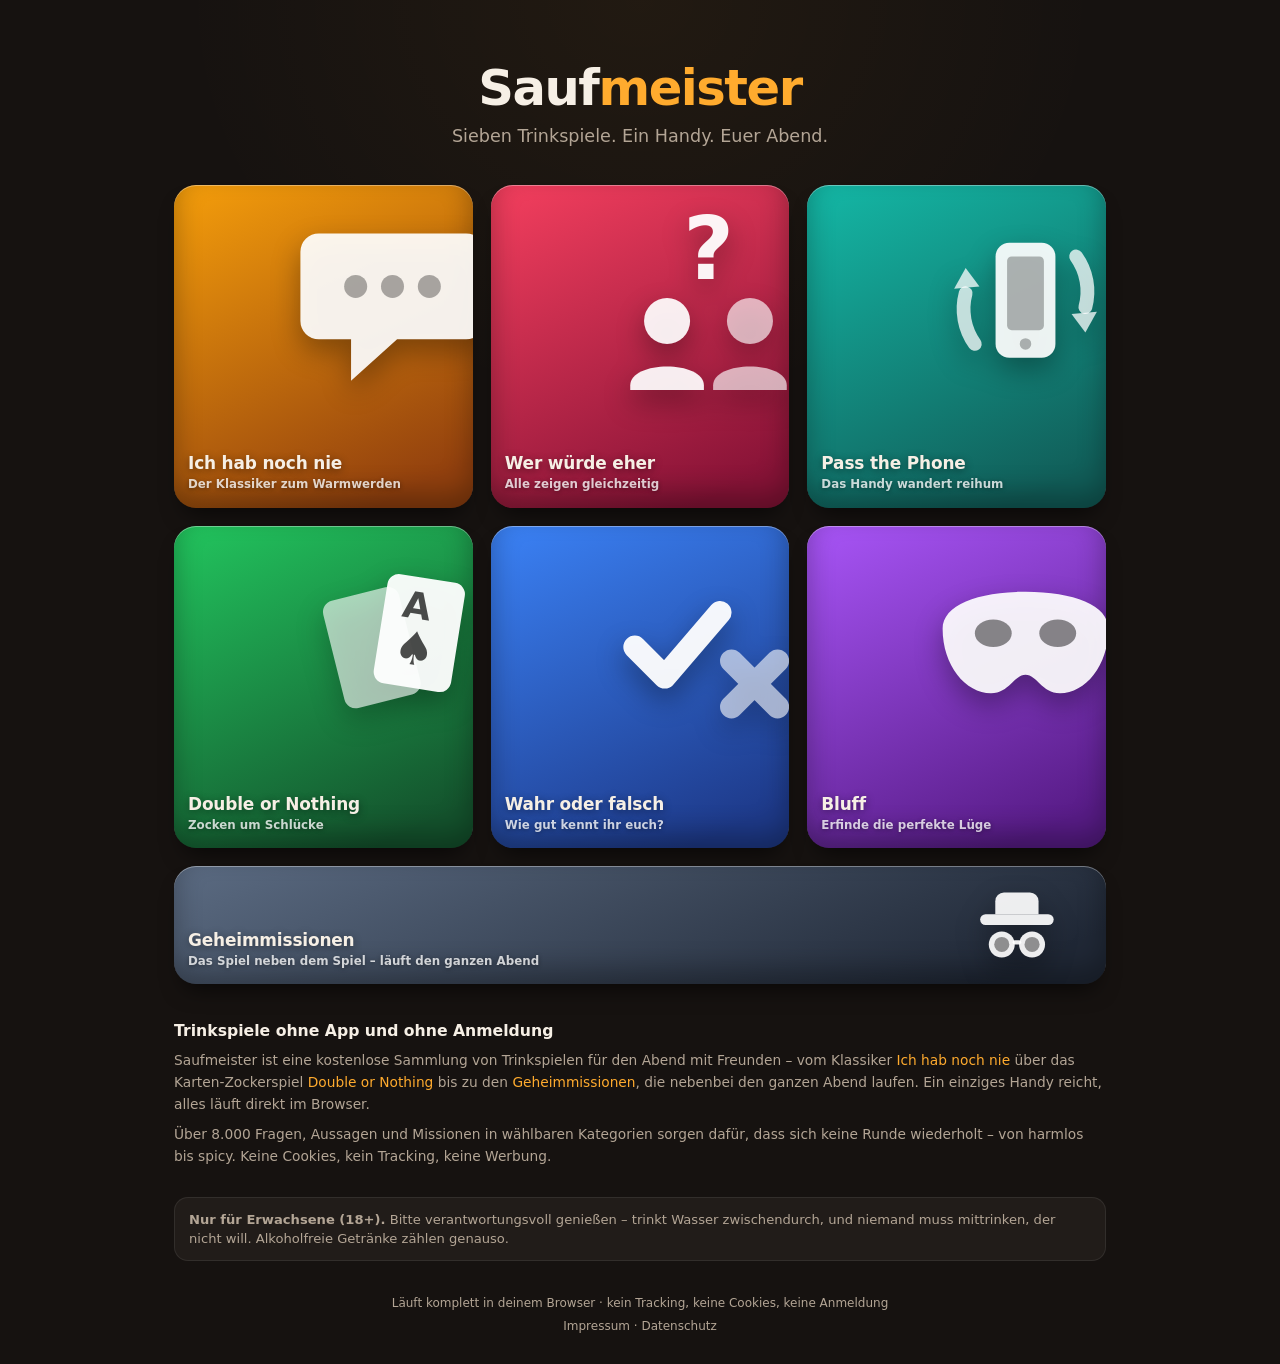
<file: index.html>
<!doctype html>
<html lang="de">
<head>
  <meta charset="utf-8">
  <meta name="viewport" content="width=device-width, initial-scale=1, viewport-fit=cover">
  <meta http-equiv="Content-Security-Policy" content="default-src 'self'; script-src 'self'; style-src 'self'; img-src 'self' data:; base-uri 'none'; form-action 'none'; object-src 'none'; frame-ancestors 'none'">
  <title>Trinkspiele online – 7 kostenlose Partyspiele | Saufmeister</title>
  <meta name="description" content="7 kostenlose Trinkspiele für euren Partyabend: Ich hab noch nie, Wer würde eher, Bluff, Geheimmissionen & mehr. Ohne App, ohne Anmeldung – direkt im Browser. Ab 18.">
  <meta name="theme-color" content="#161210">
  <meta property="og:title" content="Saufmeister – 7 Trinkspiele für euren Partyabend">
  <meta property="og:description" content="Sieben Trinkspiele, ein Handy, euer Abend. Direkt im Browser spielen – ohne Anmeldung, ohne App-Download.">
  <meta property="og:type" content="website">
  <meta property="og:locale" content="de_DE">
  <meta property="og:site_name" content="Saufmeister">
  <!-- TODO vor Launch: Domain eintragen und die naechsten Zeilen einkommentieren.
       canonical und og:url je Seite anpassen (z. B. /spiele/bluff.html).
  <link rel="canonical" href="https://DEINE-DOMAIN.de/">
  <meta property="og:url" content="https://DEINE-DOMAIN.de/">
  <meta property="og:image" content="https://DEINE-DOMAIN.de/assets/img/og-image.png">
  <meta property="og:image:width" content="1200">
  <meta property="og:image:height" content="630">
  <meta property="og:image:alt" content="Saufmeister - Sieben Trinkspiele fuer euren Partyabend">
  <meta name="twitter:card" content="summary_large_image">
  -->
  <link rel="icon" href="assets/img/favicon.svg" type="image/svg+xml">
  <link rel="apple-touch-icon" href="assets/img/apple-touch-icon.png">
  <link rel="manifest" href="manifest.webmanifest">
  <link rel="stylesheet" href="assets/css/style.css">
  <script type="application/ld+json">{"@context":"https://schema.org","@graph":[{"@type":"WebSite","name":"Saufmeister","description":"Sieben kostenlose Trinkspiele für den Partyabend – direkt im Browser, ohne Anmeldung.","inLanguage":"de"},{"@type":"ItemList","name":"Trinkspiele auf Saufmeister","itemListElement":[{"@type":"ListItem","position":1,"name":"Ich hab noch nie"},{"@type":"ListItem","position":2,"name":"Wer würde eher"},{"@type":"ListItem","position":3,"name":"Pass the Phone"},{"@type":"ListItem","position":4,"name":"Double or Nothing"},{"@type":"ListItem","position":5,"name":"Wahr oder falsch"},{"@type":"ListItem","position":6,"name":"Bluff"},{"@type":"ListItem","position":7,"name":"Geheimmissionen"}]}]}</script>
</head>
<body>
  <div class="app">

    <header class="hero">
      <h1 class="hero__brand">Sauf<em>meister</em></h1>
      <p class="hero__tagline">Sieben Trinkspiele. Ein Handy. Euer Abend.</p>
    </header>

    <h2 class="sr-only">Alle Trinkspiele im Überblick</h2>
    <nav aria-label="Spiele">
      <ul class="grid">

        <li>
          <a class="tile g-ihn" href="spiele/ich-hab-noch-nie.html">
            <svg class="tile__art" viewBox="0 0 96 96" aria-hidden="true" xmlns="http://www.w3.org/2000/svg">
              <path d="M16 18h64a8 8 0 0 1 8 8v30a8 8 0 0 1-8 8H50L30 82V64H16a8 8 0 0 1-8-8V26a8 8 0 0 1 8-8Z" fill="rgba(255,255,255,0.92)"/>
              <circle cx="32" cy="41" r="5" fill="rgba(0,0,0,0.32)"/>
              <circle cx="48" cy="41" r="5" fill="rgba(0,0,0,0.32)"/>
              <circle cx="64" cy="41" r="5" fill="rgba(0,0,0,0.32)"/>
            </svg>
            <span class="tile__name">Ich hab noch nie</span>
            <span class="tile__sub">Der Klassiker zum Warmwerden</span>
          </a>
        </li>

        <li>
          <a class="tile g-wwe" href="spiele/wer-wuerde-eher.html">
            <svg class="tile__art" viewBox="0 0 96 96" aria-hidden="true" xmlns="http://www.w3.org/2000/svg">
              <text x="48" y="38" font-size="38" font-weight="900" text-anchor="middle" fill="rgba(255,255,255,0.95)">?</text>
              <circle cx="30" cy="56" r="10" fill="rgba(255,255,255,0.92)"/>
              <path d="M14 84c0-11 32-11 32 0v2H14Z" fill="rgba(255,255,255,0.92)"/>
              <circle cx="66" cy="56" r="10" fill="rgba(255,255,255,0.65)"/>
              <path d="M50 84c0-11 32-11 32 0v2H50Z" fill="rgba(255,255,255,0.65)"/>
            </svg>
            <span class="tile__name">Wer würde eher</span>
            <span class="tile__sub">Alle zeigen gleichzeitig</span>
          </a>
        </li>

        <li>
          <a class="tile g-ptp" href="spiele/pass-the-phone.html">
            <svg class="tile__art" viewBox="0 0 96 96" aria-hidden="true" xmlns="http://www.w3.org/2000/svg">
              <rect x="35" y="22" width="26" height="50" rx="6" fill="rgba(255,255,255,0.92)"/>
              <rect x="40" y="28" width="16" height="32" rx="2" fill="rgba(0,0,0,0.28)"/>
              <circle cx="48" cy="66" r="2.5" fill="rgba(0,0,0,0.28)"/>
              <path d="M26 66a26 26 0 0 1-4-22" stroke="rgba(255,255,255,0.75)" stroke-width="6" fill="none" stroke-linecap="round"/>
              <path d="M17 42l5-9 6 8Z" fill="rgba(255,255,255,0.75)"/>
              <path d="M70 28a26 26 0 0 1 4 22" stroke="rgba(255,255,255,0.75)" stroke-width="6" fill="none" stroke-linecap="round"/>
              <path d="M79 52l-5 9-6-8Z" fill="rgba(255,255,255,0.75)"/>
            </svg>
            <span class="tile__name">Pass the Phone</span>
            <span class="tile__sub">Das Handy wandert reihum</span>
          </a>
        </li>

        <li>
          <a class="tile g-don" href="spiele/double-or-nothing.html">
            <svg class="tile__art" viewBox="0 0 96 96" aria-hidden="true" xmlns="http://www.w3.org/2000/svg">
              <g transform="rotate(-14 40 50)">
                <rect x="22" y="26" width="34" height="48" rx="5" fill="rgba(255,255,255,0.62)"/>
              </g>
              <g transform="rotate(9 60 48)">
                <rect x="42" y="20" width="34" height="48" rx="5" fill="rgba(255,255,255,0.95)"/>
                <text x="50" y="38" font-size="16" font-weight="900" fill="rgba(0,0,0,0.7)">A</text>
                <text x="58" y="58" font-size="20" text-anchor="middle" fill="rgba(0,0,0,0.7)">♠</text>
              </g>
            </svg>
            <span class="tile__name">Double or Nothing</span>
            <span class="tile__sub">Zocken um Schlücke</span>
          </a>
        </li>

        <li>
          <a class="tile g-wof" href="spiele/wahr-oder-falsch.html">
            <svg class="tile__art" viewBox="0 0 96 96" aria-hidden="true" xmlns="http://www.w3.org/2000/svg">
              <path d="M16 50l13 13 24-28" stroke="rgba(255,255,255,0.95)" stroke-width="10" fill="none" stroke-linecap="round" stroke-linejoin="round"/>
              <path d="M58 56l20 20M78 56l-20 20" stroke="rgba(255,255,255,0.6)" stroke-width="10" stroke-linecap="round"/>
            </svg>
            <span class="tile__name">Wahr oder falsch</span>
            <span class="tile__sub">Wie gut kennt ihr euch?</span>
          </a>
        </li>

        <li>
          <a class="tile g-blf" href="spiele/bluff.html">
            <svg class="tile__art" viewBox="0 0 96 96" aria-hidden="true" xmlns="http://www.w3.org/2000/svg">
              <path d="M12 42c0-10 15-16 36-16s36 6 36 16c0 16-10 28-21 28-8 0-10-8-15-8s-7 8-15 8C22 70 12 58 12 42Z" fill="rgba(255,255,255,0.92)"/>
              <ellipse cx="34" cy="44" rx="8" ry="6" fill="rgba(0,0,0,0.45)"/>
              <ellipse cx="62" cy="44" rx="8" ry="6" fill="rgba(0,0,0,0.45)"/>
            </svg>
            <span class="tile__name">Bluff</span>
            <span class="tile__sub">Erfinde die perfekte Lüge</span>
          </a>
        </li>

        <li class="grid__wide">
          <a class="tile tile--wide g-ghm" href="spiele/geheimmissionen.html">
            <svg class="tile__art" viewBox="0 0 96 96" aria-hidden="true" xmlns="http://www.w3.org/2000/svg">
              <rect x="14" y="38" width="68" height="10" rx="5" fill="rgba(255,255,255,0.92)"/>
              <path d="M28 38v-12a8 8 0 0 1 8-8h24a8 8 0 0 1 8 8v12Z" fill="rgba(255,255,255,0.92)"/>
              <circle cx="34" cy="66" r="12" fill="rgba(255,255,255,0.92)"/>
              <circle cx="62" cy="66" r="12" fill="rgba(255,255,255,0.92)"/>
              <circle cx="34" cy="66" r="7" fill="rgba(0,0,0,0.4)"/>
              <circle cx="62" cy="66" r="7" fill="rgba(0,0,0,0.4)"/>
              <path d="M46 64h4" stroke="rgba(255,255,255,0.92)" stroke-width="4" stroke-linecap="round"/>
            </svg>
            <span class="tile__name">Geheimmissionen</span>
            <span class="tile__sub">Das Spiel neben dem Spiel – läuft den ganzen Abend</span>
          </a>
        </li>

      </ul>
    </nav>

    <section class="about">
      <h2>Trinkspiele ohne App und ohne Anmeldung</h2>
      <p>
        Saufmeister ist eine kostenlose Sammlung von Trinkspielen für den Abend mit
        Freunden – vom Klassiker <a href="spiele/ich-hab-noch-nie.html">Ich hab
        noch nie</a> über das Karten-Zockerspiel
        <a href="spiele/double-or-nothing.html">Double or Nothing</a> bis zu den
        <a href="spiele/geheimmissionen.html">Geheimmissionen</a>, die nebenbei
        den ganzen Abend laufen. Ein einziges Handy reicht, alles läuft direkt
        im Browser.
      </p>
      <p>
        Über 8.000 Fragen, Aussagen und Missionen in wählbaren Kategorien sorgen
        dafür, dass sich keine Runde wiederholt – von harmlos bis spicy.
        Keine Cookies, kein Tracking, keine Werbung.
      </p>
    </section>

    <p class="disclaimer">
      <strong>Nur für Erwachsene (18+).</strong> Bitte verantwortungsvoll genießen –
      trinkt Wasser zwischendurch, und niemand muss mittrinken, der nicht will.
      Alkoholfreie Getränke zählen genauso.
    </p>

    <footer class="site-footer">
      <p>Läuft komplett in deinem Browser · kein Tracking, keine Cookies, keine Anmeldung</p>
      <p class="site-footer__links">
        <a href="impressum.html">Impressum</a> · <a href="datenschutz.html">Datenschutz</a>
      </p>
    </footer>

  </div>
</body>
</html>
</file>
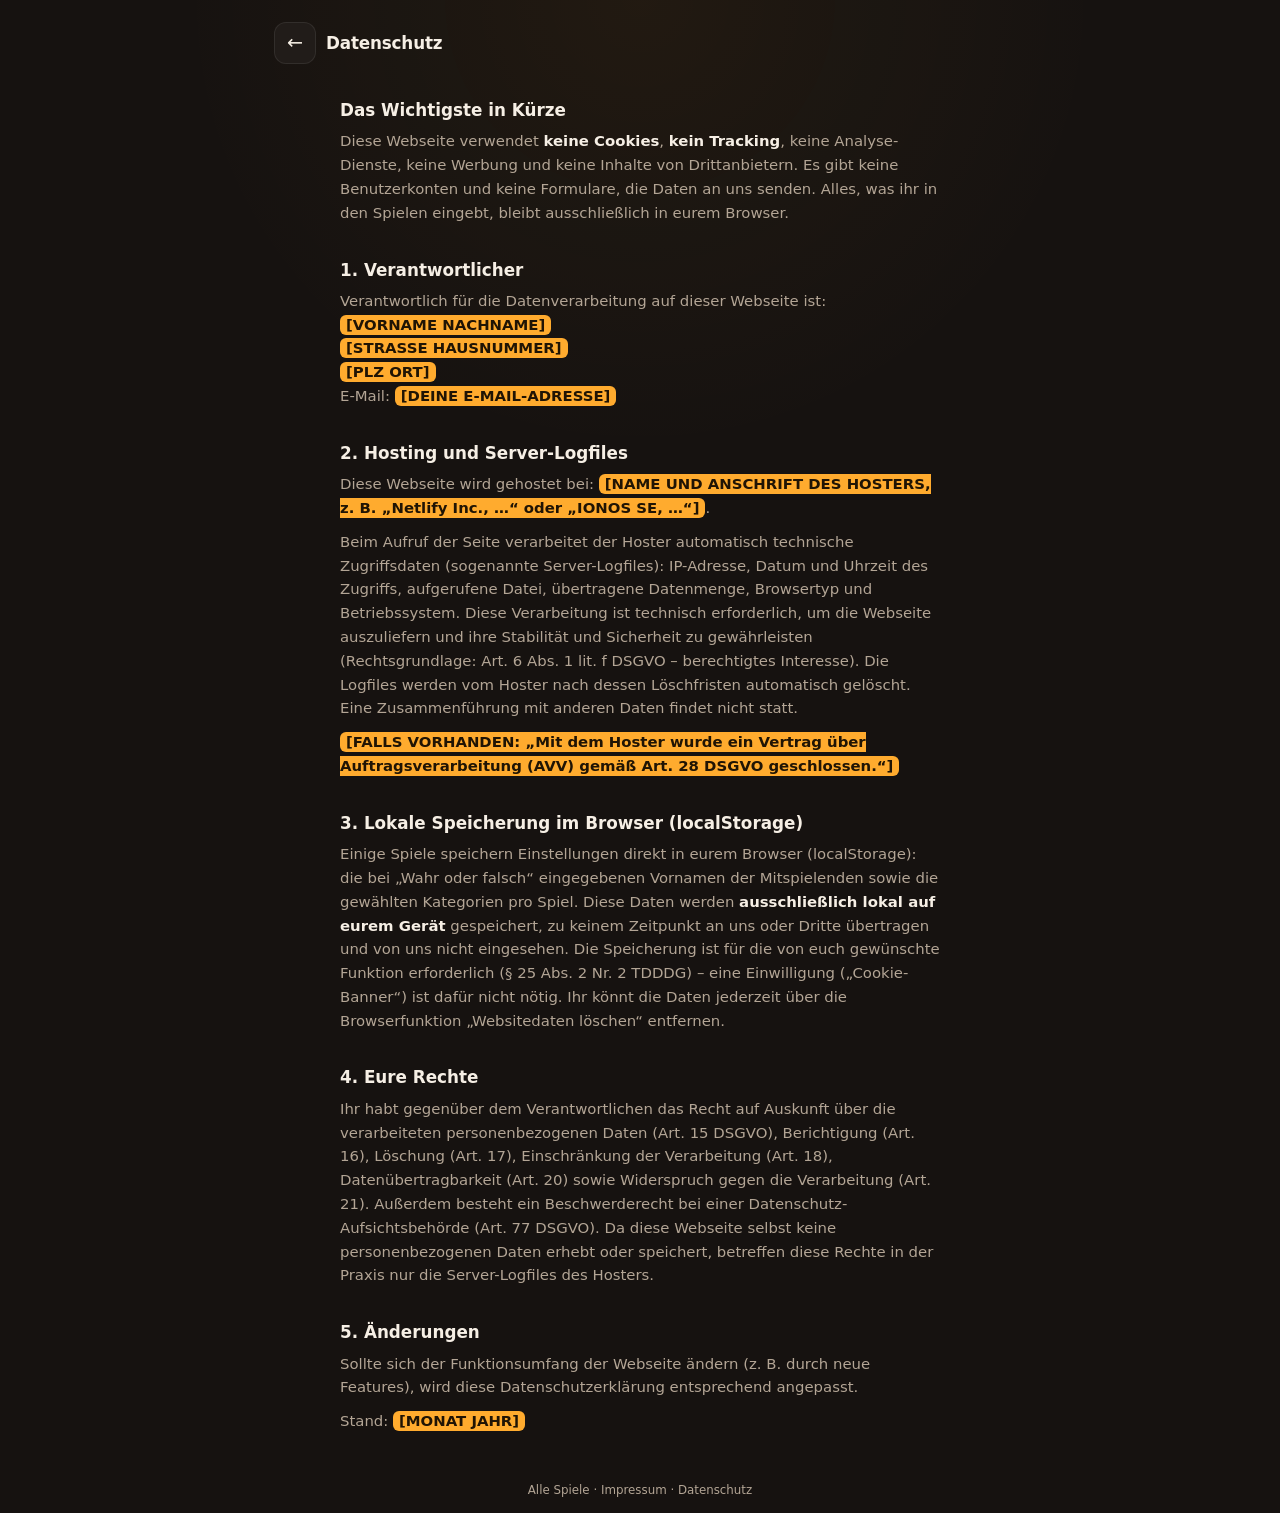
<file: datenschutz.html>
<!doctype html>
<html lang="de">
<head>
  <meta charset="utf-8">
  <meta name="viewport" content="width=device-width, initial-scale=1, viewport-fit=cover">
  <meta http-equiv="Content-Security-Policy" content="default-src 'self'; script-src 'self'; style-src 'self'; img-src 'self' data:; base-uri 'none'; form-action 'none'; object-src 'none'; frame-ancestors 'none'">
  <title>Datenschutzerklärung | Saufmeister</title>
  <meta name="description" content="Datenschutzerklärung von Saufmeister – kurze Version: keine Cookies, kein Tracking, keine Datenerhebung durch uns.">
  <meta name="robots" content="noindex, follow">
  <meta name="theme-color" content="#161210">
  <link rel="icon" href="assets/img/favicon.svg" type="image/svg+xml">
  <link rel="apple-touch-icon" href="assets/img/apple-touch-icon.png">
  <link rel="manifest" href="manifest.webmanifest">
  <link rel="stylesheet" href="assets/css/style.css">
</head>
<body>
  <div class="app">

    <header class="topbar">
      <a class="topbar__back" href="index.html" aria-label="Zurück zur Übersicht">←</a>
      <h1 class="topbar__title">Datenschutz</h1>
    </header>

    <main class="stage stage--top legal">
      <h2>Das Wichtigste in Kürze</h2>
      <p>
        Diese Webseite verwendet <strong>keine Cookies</strong>, <strong>kein Tracking</strong>,
        keine Analyse-Dienste, keine Werbung und keine Inhalte von Drittanbietern.
        Es gibt keine Benutzerkonten und keine Formulare, die Daten an uns senden.
        Alles, was ihr in den Spielen eingebt, bleibt ausschließlich in eurem Browser.
      </p>

      <h2>1. Verantwortlicher</h2>
      <p>
        Verantwortlich für die Datenverarbeitung auf dieser Webseite ist:<br>
        <mark class="todo">[VORNAME NACHNAME]</mark><br>
        <mark class="todo">[STRASSE HAUSNUMMER]</mark><br>
        <mark class="todo">[PLZ ORT]</mark><br>
        E-Mail: <mark class="todo">[DEINE E-MAIL-ADRESSE]</mark>
      </p>

      <h2>2. Hosting und Server-Logfiles</h2>
      <p>
        Diese Webseite wird gehostet bei:
        <mark class="todo">[NAME UND ANSCHRIFT DES HOSTERS, z. B. „Netlify Inc., …“ oder „IONOS SE, …“]</mark>.
      </p>
      <p>
        Beim Aufruf der Seite verarbeitet der Hoster automatisch technische
        Zugriffsdaten (sogenannte Server-Logfiles): IP-Adresse, Datum und Uhrzeit
        des Zugriffs, aufgerufene Datei, übertragene Datenmenge, Browsertyp und
        Betriebssystem. Diese Verarbeitung ist technisch erforderlich, um die
        Webseite auszuliefern und ihre Stabilität und Sicherheit zu gewährleisten
        (Rechtsgrundlage: Art. 6 Abs. 1 lit. f DSGVO – berechtigtes Interesse).
        Die Logfiles werden vom Hoster nach dessen Löschfristen automatisch
        gelöscht. Eine Zusammenführung mit anderen Daten findet nicht statt.
      </p>
      <p>
        <mark class="todo">[FALLS VORHANDEN: „Mit dem Hoster wurde ein Vertrag über
        Auftragsverarbeitung (AVV) gemäß Art. 28 DSGVO geschlossen.“]</mark>
      </p>

      <h2>3. Lokale Speicherung im Browser (localStorage)</h2>
      <p>
        Einige Spiele speichern Einstellungen direkt in eurem Browser
        (localStorage): die bei „Wahr oder falsch“ eingegebenen Vornamen der
        Mitspielenden sowie die gewählten Kategorien pro Spiel. Diese Daten
        werden <strong>ausschließlich lokal auf eurem Gerät</strong> gespeichert,
        zu keinem Zeitpunkt an uns oder Dritte übertragen und von uns nicht
        eingesehen. Die Speicherung ist für die von euch gewünschte Funktion
        erforderlich (§ 25 Abs. 2 Nr. 2 TDDDG) – eine Einwilligung
        („Cookie-Banner“) ist dafür nicht nötig. Ihr könnt die Daten jederzeit
        über die Browserfunktion „Websitedaten löschen“ entfernen.
      </p>

      <h2>4. Eure Rechte</h2>
      <p>
        Ihr habt gegenüber dem Verantwortlichen das Recht auf Auskunft über die
        verarbeiteten personenbezogenen Daten (Art. 15 DSGVO), Berichtigung
        (Art. 16), Löschung (Art. 17), Einschränkung der Verarbeitung (Art. 18),
        Datenübertragbarkeit (Art. 20) sowie Widerspruch gegen die Verarbeitung
        (Art. 21). Außerdem besteht ein Beschwerderecht bei einer
        Datenschutz-Aufsichtsbehörde (Art. 77 DSGVO). Da diese Webseite selbst
        keine personenbezogenen Daten erhebt oder speichert, betreffen diese
        Rechte in der Praxis nur die Server-Logfiles des Hosters.
      </p>

      <h2>5. Änderungen</h2>
      <p>
        Sollte sich der Funktionsumfang der Webseite ändern (z. B. durch neue
        Features), wird diese Datenschutzerklärung entsprechend angepasst.
      </p>
      <p>Stand: <mark class="todo">[MONAT JAHR]</mark></p>
    </main>

    <footer class="legal-footer">
      <a href="index.html">Alle Spiele</a> · <a href="impressum.html">Impressum</a> · <a href="datenschutz.html">Datenschutz</a>
    </footer>

  </div>
</body>
</html>
</file>
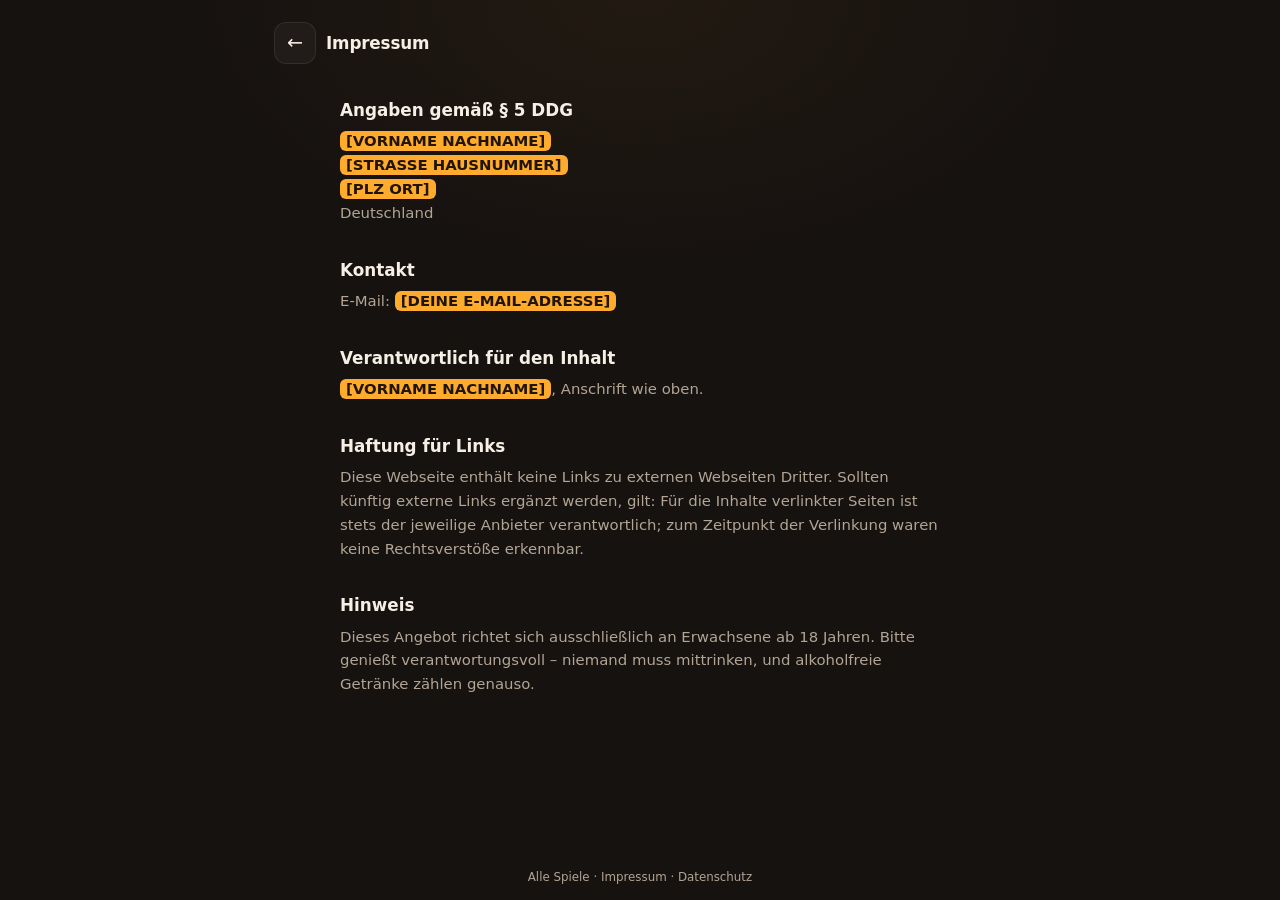
<file: impressum.html>
<!doctype html>
<html lang="de">
<head>
  <meta charset="utf-8">
  <meta name="viewport" content="width=device-width, initial-scale=1, viewport-fit=cover">
  <meta http-equiv="Content-Security-Policy" content="default-src 'self'; script-src 'self'; style-src 'self'; img-src 'self' data:; base-uri 'none'; form-action 'none'; object-src 'none'; frame-ancestors 'none'">
  <title>Impressum | Saufmeister</title>
  <meta name="description" content="Impressum und Anbieterkennzeichnung von Saufmeister – Trinkspiele für den Partyabend.">
  <meta name="robots" content="noindex, follow">
  <meta name="theme-color" content="#161210">
  <link rel="icon" href="assets/img/favicon.svg" type="image/svg+xml">
  <link rel="apple-touch-icon" href="assets/img/apple-touch-icon.png">
  <link rel="manifest" href="manifest.webmanifest">
  <link rel="stylesheet" href="assets/css/style.css">
</head>
<body>
  <div class="app">

    <header class="topbar">
      <a class="topbar__back" href="index.html" aria-label="Zurück zur Übersicht">←</a>
      <h1 class="topbar__title">Impressum</h1>
    </header>

    <main class="stage stage--top legal">
      <h2>Angaben gemäß § 5 DDG</h2>
      <p>
        <mark class="todo">[VORNAME NACHNAME]</mark><br>
        <mark class="todo">[STRASSE HAUSNUMMER]</mark><br>
        <mark class="todo">[PLZ ORT]</mark><br>
        Deutschland
      </p>

      <h2>Kontakt</h2>
      <p>
        E-Mail: <mark class="todo">[DEINE E-MAIL-ADRESSE]</mark>
      </p>

      <h2>Verantwortlich für den Inhalt</h2>
      <p>
        <mark class="todo">[VORNAME NACHNAME]</mark>, Anschrift wie oben.
      </p>

      <h2>Haftung für Links</h2>
      <p>
        Diese Webseite enthält keine Links zu externen Webseiten Dritter.
        Sollten künftig externe Links ergänzt werden, gilt: Für die Inhalte
        verlinkter Seiten ist stets der jeweilige Anbieter verantwortlich;
        zum Zeitpunkt der Verlinkung waren keine Rechtsverstöße erkennbar.
      </p>

      <h2>Hinweis</h2>
      <p>
        Dieses Angebot richtet sich ausschließlich an Erwachsene ab 18 Jahren.
        Bitte genießt verantwortungsvoll – niemand muss mittrinken, und
        alkoholfreie Getränke zählen genauso.
      </p>
    </main>

    <footer class="legal-footer">
      <a href="index.html">Alle Spiele</a> · <a href="impressum.html">Impressum</a> · <a href="datenschutz.html">Datenschutz</a>
    </footer>

  </div>
</body>
</html>
</file>
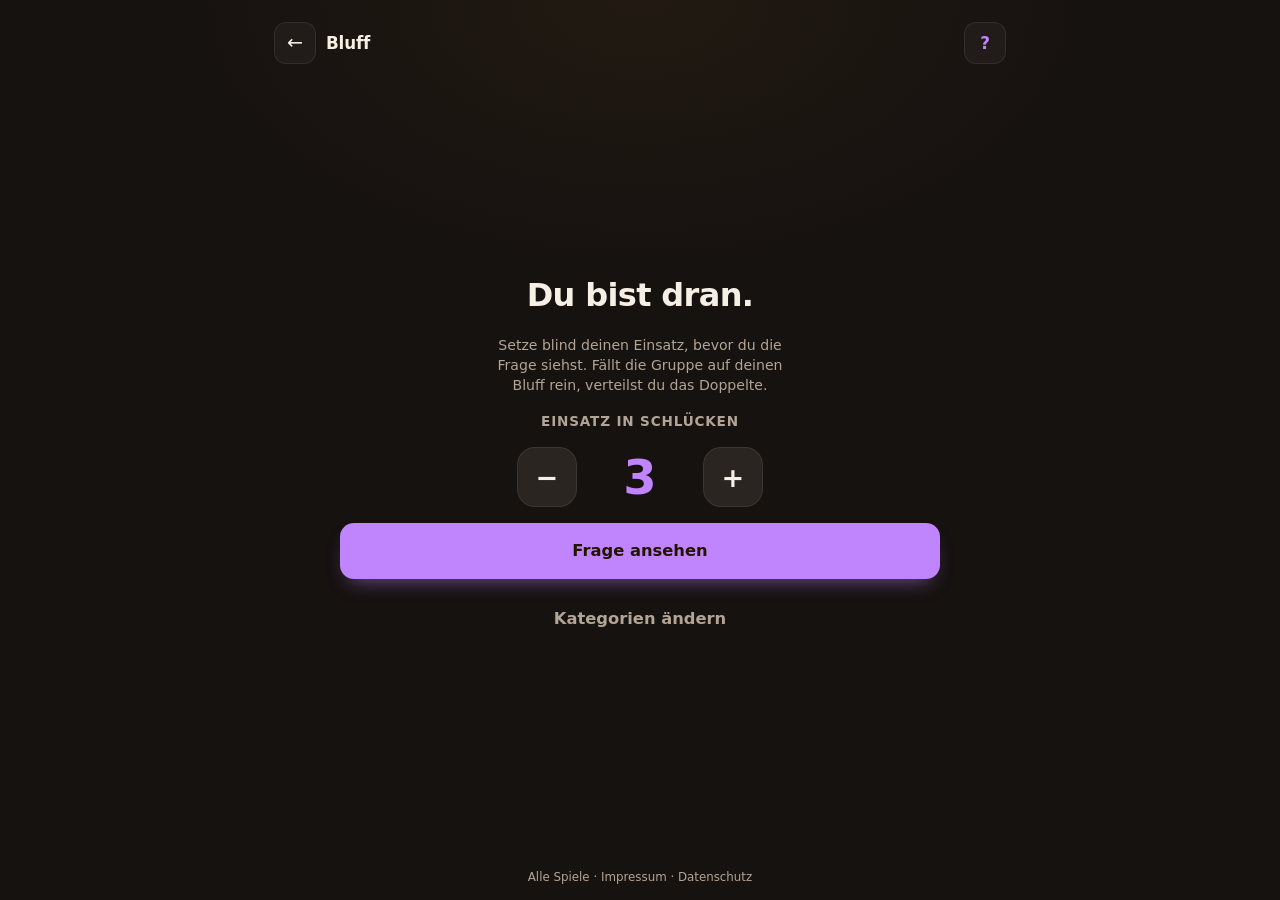
<file: spiele/bluff.html>
<!doctype html>
<html lang="de">
<head>
  <meta charset="utf-8">
  <meta name="viewport" content="width=device-width, initial-scale=1, viewport-fit=cover">
  <meta http-equiv="Content-Security-Policy" content="default-src 'self'; script-src 'self'; style-src 'self'; img-src 'self' data:; base-uri 'none'; form-action 'none'; object-src 'none'; frame-ancestors 'none'">
  <title>Bluff – Quiz-Trinkspiel online spielen | Saufmeister</title>
  <meta name="description" content="Bluff online spielen: Setze Schlücke, erfinde eine überzeugende falsche Quiz-Antwort und lege deine Freunde rein. Fällt die Gruppe auf deinen Bluff rein, gewinnst du doppelt.">
  <meta name="theme-color" content="#161210">
  <meta property="og:title" content="Bluff – Quiz-Trinkspiel | Saufmeister">
  <meta property="og:description" content="Erfinde die perfekte falsche Antwort – fällt die Gruppe darauf rein, verteilst du den doppelten Einsatz.">
  <meta property="og:type" content="website">
  <meta property="og:locale" content="de_DE">
  <meta property="og:site_name" content="Saufmeister">
  <!-- TODO vor Launch: Domain eintragen und die naechsten Zeilen einkommentieren.
       canonical und og:url je Seite anpassen (z. B. /spiele/bluff.html).
  <link rel="canonical" href="https://DEINE-DOMAIN.de/">
  <meta property="og:url" content="https://DEINE-DOMAIN.de/">
  <meta property="og:image" content="https://DEINE-DOMAIN.de/assets/img/og-image.png">
  <meta property="og:image:width" content="1200">
  <meta property="og:image:height" content="630">
  <meta property="og:image:alt" content="Saufmeister - Sieben Trinkspiele fuer euren Partyabend">
  <meta name="twitter:card" content="summary_large_image">
  -->
  <link rel="icon" href="../assets/img/favicon.svg" type="image/svg+xml">
  <link rel="apple-touch-icon" href="../assets/img/apple-touch-icon.png">
  <link rel="manifest" href="../manifest.webmanifest">
  <link rel="stylesheet" href="../assets/css/style.css">
  <script src="../assets/js/app.js" defer></script>
  <script src="../assets/js/data/bluff.js" defer></script>
  <script src="../assets/js/games/bluff.js" defer></script>
  <script type="application/ld+json">{"@context":"https://schema.org","@type":"Game","name":"Bluff","description":"Quiz-Bluff-Hybrid: Einsatz setzen, eine überzeugende falsche Antwort erfinden und die Gruppe reinlegen – bei Erfolg gibt es den doppelten Einsatz.","inLanguage":"de","isAccessibleForFree":true,"gamePlatform":"Webbrowser","numberOfPlayers":{"@type":"QuantitativeValue","minValue":3},"audience":{"@type":"PeopleAudience","suggestedMinAge":18},"isPartOf":{"@type":"WebSite","name":"Saufmeister"}}</script>
</head>
<body class="g-blf">
  <div class="app">

    <header class="topbar">
      <a class="topbar__back" href="../index.html" aria-label="Zurück zur Übersicht">←</a>
      <h1 class="topbar__title">Bluff</h1>
      <button class="topbar__info" type="button" data-open-rules aria-label="Regeln anzeigen">?</button>
    </header>

    <main class="stage" id="game"></main>

    <noscript>
      <p class="noscript-warning">Für dieses Spiel muss JavaScript aktiviert sein.</p>
    </noscript>

    <dialog class="rules" id="rules">
      <div class="rules__inner">
        <h2>So wird gespielt</h2>
        <ol>
          <li>Eine Person ist dran und legt <strong>blind einen Einsatz</strong> in Schlücken fest – bevor sie die Frage sieht.</li>
          <li>Sie sieht eine Quizfrage mit 3 Antworten (die richtige ist für sie markiert) und <strong>erfindet eine plausible 4. Antwort</strong>.</li>
          <li>Das Handy geht in die Runde: Die Gruppe sieht alle 4 Antworten gemischt, diskutiert und <strong>einigt sich auf eine</strong>.</li>
          <li><strong>Auflösung:</strong>
            <ul>
              <li>Gruppe wählt den <strong>Bluff</strong> → Person verteilt den <strong>doppelten Einsatz</strong>.</li>
              <li>Gruppe wählt die <strong>richtige Antwort</strong> → Person trinkt den Einsatz <strong>selbst</strong>.</li>
              <li>Gruppe wählt eine andere falsche Antwort → <strong>die Gruppe trinkt den Einsatz</strong>.</li>
            </ul>
          </li>
        </ol>
        <button class="rules__close" type="button" data-close-rules>Alles klar</button>
      </div>
    </dialog>

    <footer class="legal-footer">
      <a href="../index.html">Alle Spiele</a> · <a href="../impressum.html">Impressum</a> · <a href="../datenschutz.html">Datenschutz</a>
    </footer>

  </div>
</body>
</html>
</file>
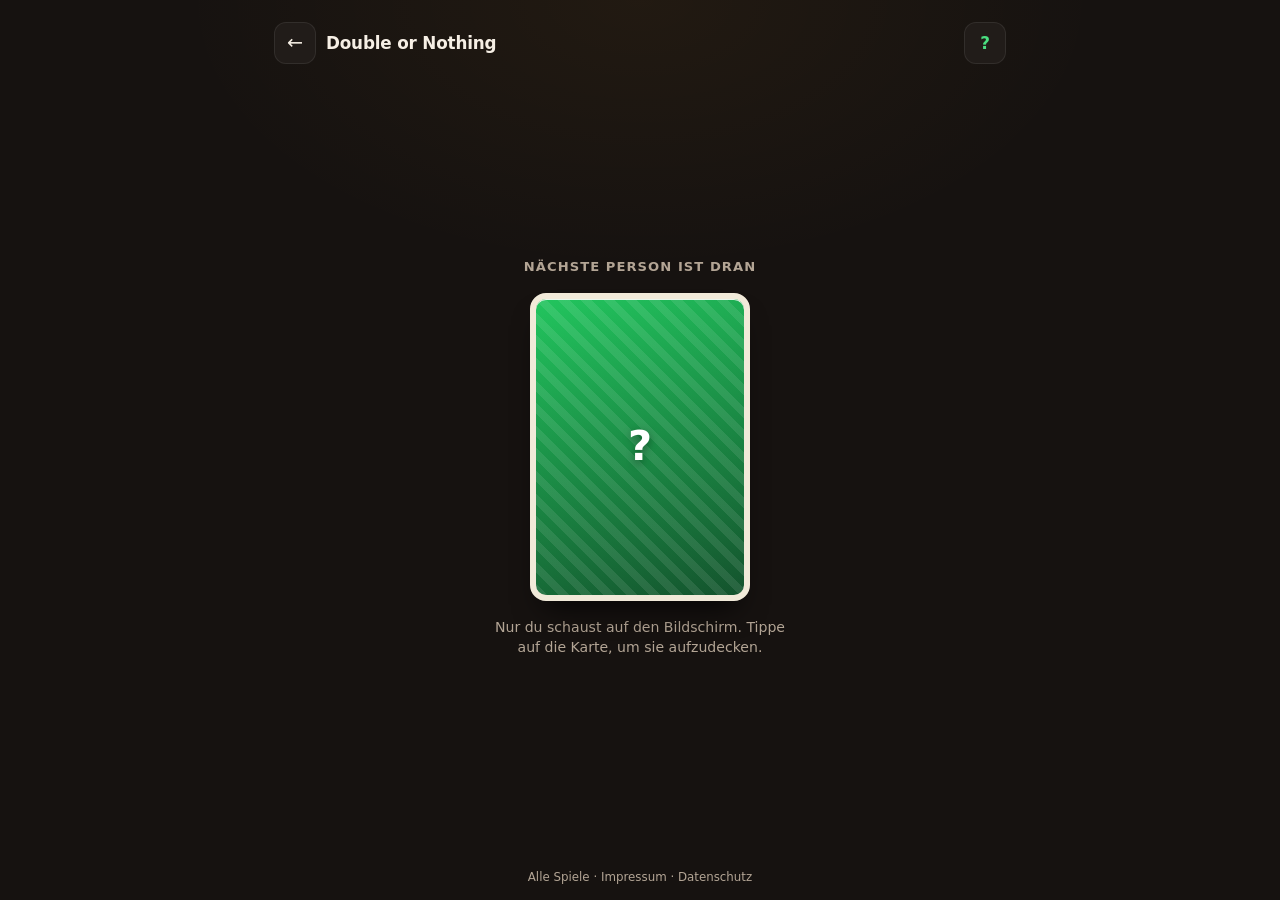
<file: spiele/double-or-nothing.html>
<!doctype html>
<html lang="de">
<head>
  <meta charset="utf-8">
  <meta name="viewport" content="width=device-width, initial-scale=1, viewport-fit=cover">
  <meta http-equiv="Content-Security-Policy" content="default-src 'self'; script-src 'self'; style-src 'self'; img-src 'self' data:; base-uri 'none'; form-action 'none'; object-src 'none'; frame-ancestors 'none'">
  <title>Double or Nothing – Karten-Trinkspiel online | Saufmeister</title>
  <meta name="description" content="Double or Nothing online spielen: Karte aufdecken und Schlücke sicher verteilen – oder riskieren, dass die nächste Karte höher ist? Ladies first: Hier schlägt die Dame sogar das Ass.">
  <meta name="theme-color" content="#161210">
  <meta property="og:title" content="Double or Nothing – Karten-Trinkspiel | Saufmeister">
  <meta property="og:description" content="Sicher kassieren oder alles riskieren? Ladies first – die Dame ist hier die höchste Karte.">
  <meta property="og:type" content="website">
  <meta property="og:locale" content="de_DE">
  <meta property="og:site_name" content="Saufmeister">
  <!-- TODO vor Launch: Domain eintragen und die naechsten Zeilen einkommentieren.
       canonical und og:url je Seite anpassen (z. B. /spiele/bluff.html).
  <link rel="canonical" href="https://DEINE-DOMAIN.de/">
  <meta property="og:url" content="https://DEINE-DOMAIN.de/">
  <meta property="og:image" content="https://DEINE-DOMAIN.de/assets/img/og-image.png">
  <meta property="og:image:width" content="1200">
  <meta property="og:image:height" content="630">
  <meta property="og:image:alt" content="Saufmeister - Sieben Trinkspiele fuer euren Partyabend">
  <meta name="twitter:card" content="summary_large_image">
  -->
  <link rel="icon" href="../assets/img/favicon.svg" type="image/svg+xml">
  <link rel="apple-touch-icon" href="../assets/img/apple-touch-icon.png">
  <link rel="manifest" href="../manifest.webmanifest">
  <link rel="stylesheet" href="../assets/css/style.css">
  <script src="../assets/js/app.js" defer></script>
  <script src="../assets/js/games/double-or-nothing.js" defer></script>
  <script type="application/ld+json">{"@context":"https://schema.org","@type":"Game","name":"Double or Nothing","description":"Push-your-luck-Kartenspiel: Schlücke sicher verteilen oder auf eine höhere Karte wetten. Ladies first – die Dame ist die höchste Karte.","inLanguage":"de","isAccessibleForFree":true,"gamePlatform":"Webbrowser","numberOfPlayers":{"@type":"QuantitativeValue","minValue":2},"audience":{"@type":"PeopleAudience","suggestedMinAge":18},"isPartOf":{"@type":"WebSite","name":"Saufmeister"}}</script>
</head>
<body class="g-don">
  <div class="app">

    <header class="topbar">
      <a class="topbar__back" href="../index.html" aria-label="Zurück zur Übersicht">←</a>
      <h1 class="topbar__title">Double or Nothing</h1>
      <button class="topbar__info" type="button" data-open-rules aria-label="Regeln anzeigen">?</button>
    </header>

    <main class="stage" id="game"></main>

    <noscript>
      <p class="noscript-warning">Für dieses Spiel muss JavaScript aktiviert sein.</p>
    </noscript>

    <dialog class="rules" id="rules">
      <div class="rules__inner">
        <h2>So wird gespielt</h2>
        <ol>
          <li>Du bist dran: Decke deine Karte auf – <strong>nur du schaust hin</strong>.</li>
          <li><strong>Aufhören:</strong> Der Kartenwert = Schlücke, die du in der Runde verteilen darfst.</li>
          <li><strong>Riskieren:</strong> Du wettest, dass die nächste Karte höher ist. Stimmt es, zählt ihr Wert zur Summe dazu – und du darfst erneut wählen.</li>
          <li>Ist die neue Karte <strong>nicht höher (auch bei Gleichstand)</strong>, verlierst du alles: keine Schlücke zum Verteilen.</li>
          <li>Danach gibst du das Handy an die nächste Person weiter.</li>
        </ol>
        <ul>
          <li>Kartenwerte: 2–10 wie aufgedruckt, Bube&nbsp;11, König&nbsp;12, Ass&nbsp;13 – und <strong>die Dame ist mit 14 die höchste Karte</strong>.</li>
          <li><strong>Ladies first:</strong> Hier schlägt die Dame alles, sogar das Ass. Merk's dir, bevor du wettest.</li>
        </ul>
        <button class="rules__close" type="button" data-close-rules>Alles klar</button>
      </div>
    </dialog>

    <footer class="legal-footer">
      <a href="../index.html">Alle Spiele</a> · <a href="../impressum.html">Impressum</a> · <a href="../datenschutz.html">Datenschutz</a>
    </footer>

  </div>
</body>
</html>
</file>
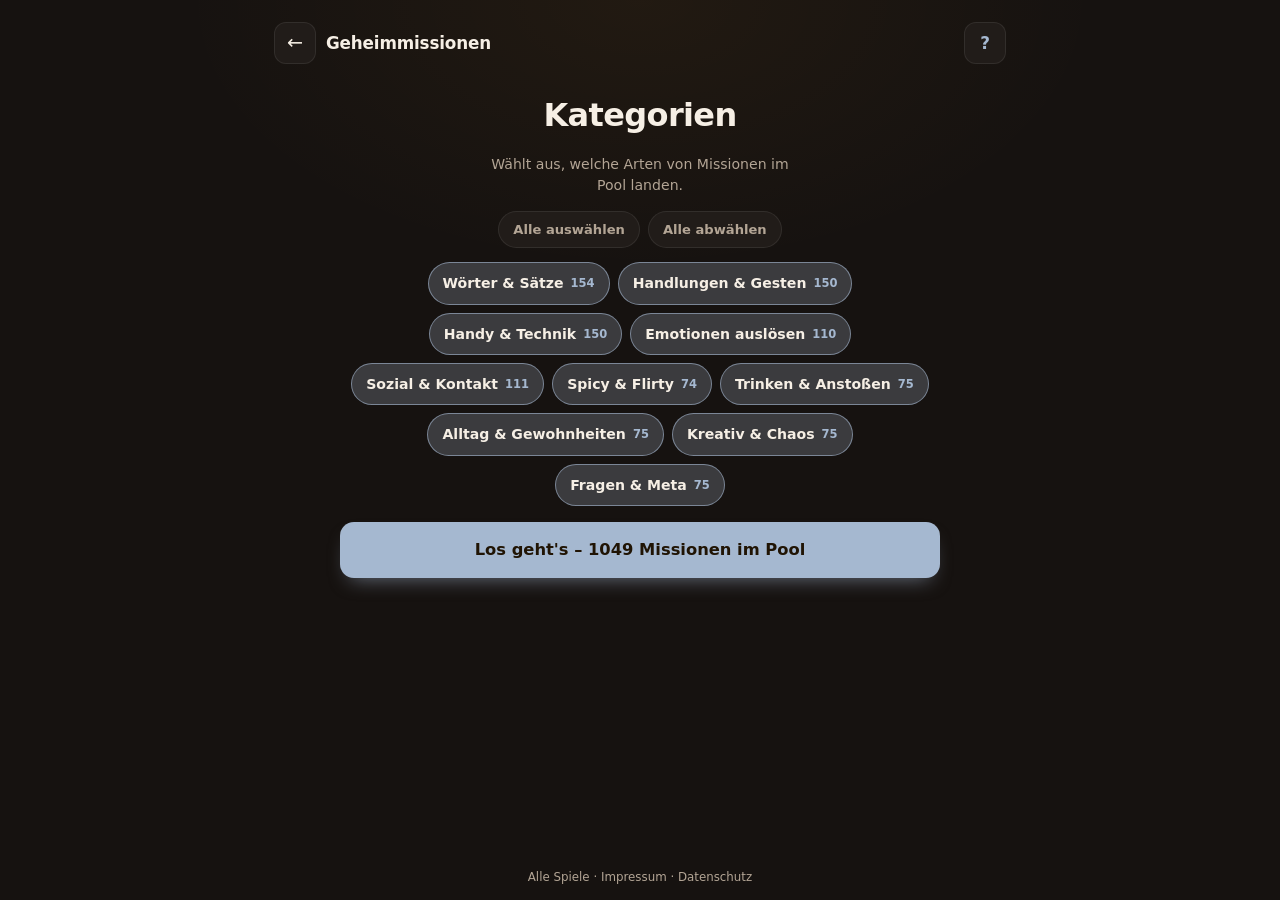
<file: spiele/geheimmissionen.html>
<!doctype html>
<html lang="de">
<head>
  <meta charset="utf-8">
  <meta name="viewport" content="width=device-width, initial-scale=1, viewport-fit=cover">
  <meta http-equiv="Content-Security-Policy" content="default-src 'self'; script-src 'self'; style-src 'self'; img-src 'self' data:; base-uri 'none'; form-action 'none'; object-src 'none'; frame-ancestors 'none'">
  <title>Geheimmissionen – Trinkspiel für den ganzen Abend | Saufmeister</title>
  <meta name="description" content="Geheimmissionen online spielen: Jede Person zieht 3 geheime Aufträge und versucht, sie unbemerkt bei anderen auszulösen. Das Trinkspiel, das den ganzen Abend nebenher läuft.">
  <meta name="theme-color" content="#161210">
  <meta property="og:title" content="Geheimmissionen – Trinkspiel | Saufmeister">
  <meta property="og:description" content="3 geheime Missionen pro Person – wer sie unbemerkt auslöst, verteilt Schlücke. Das Spiel neben dem Spiel.">
  <meta property="og:type" content="website">
  <meta property="og:locale" content="de_DE">
  <meta property="og:site_name" content="Saufmeister">
  <!-- TODO vor Launch: Domain eintragen und die naechsten Zeilen einkommentieren.
       canonical und og:url je Seite anpassen (z. B. /spiele/bluff.html).
  <link rel="canonical" href="https://DEINE-DOMAIN.de/">
  <meta property="og:url" content="https://DEINE-DOMAIN.de/">
  <meta property="og:image" content="https://DEINE-DOMAIN.de/assets/img/og-image.png">
  <meta property="og:image:width" content="1200">
  <meta property="og:image:height" content="630">
  <meta property="og:image:alt" content="Saufmeister - Sieben Trinkspiele fuer euren Partyabend">
  <meta name="twitter:card" content="summary_large_image">
  -->
  <link rel="icon" href="../assets/img/favicon.svg" type="image/svg+xml">
  <link rel="apple-touch-icon" href="../assets/img/apple-touch-icon.png">
  <link rel="manifest" href="../manifest.webmanifest">
  <link rel="stylesheet" href="../assets/css/style.css">
  <script src="../assets/js/app.js" defer></script>
  <script src="../assets/js/data/geheimmissionen.js" defer></script>
  <script src="../assets/js/games/geheimmissionen.js" defer></script>
  <script type="application/ld+json">{"@context":"https://schema.org","@type":"Game","name":"Geheimmissionen","description":"Hintergrundspiel für den ganzen Abend: Jede Person zieht 3 geheime Missionen und versucht, sie unbemerkt bei anderen auszulösen. Über 1.000 Missionen.","inLanguage":"de","isAccessibleForFree":true,"gamePlatform":"Webbrowser","numberOfPlayers":{"@type":"QuantitativeValue","minValue":3},"audience":{"@type":"PeopleAudience","suggestedMinAge":18},"isPartOf":{"@type":"WebSite","name":"Saufmeister"}}</script>
</head>
<body class="g-ghm">
  <div class="app">

    <header class="topbar">
      <a class="topbar__back" href="../index.html" aria-label="Zurück zur Übersicht">←</a>
      <h1 class="topbar__title">Geheimmissionen</h1>
      <button class="topbar__info" type="button" data-open-rules aria-label="Regeln anzeigen">?</button>
    </header>

    <main class="stage" id="game"></main>

    <noscript>
      <p class="noscript-warning">Für dieses Spiel muss JavaScript aktiviert sein.</p>
    </noscript>

    <dialog class="rules" id="rules">
      <div class="rules__inner">
        <h2>So wird gespielt</h2>
        <ol>
          <li>Das Handy geht einmal reihum: Jede Person zieht <strong>3 geheime Missionen</strong> – niemand sonst darf sie sehen.</li>
          <li>Beispiele: „Lass jemanden deinen Namen sagen.“ oder „Bring jemanden dazu, sein Handy zu benutzen.“</li>
          <li>Danach läuft der Abend ganz normal weiter – redet, feiert, spielt andere Spiele. Nebenbei versucht jede Person, ihre Missionen <strong>unbemerkt bei anderen auszulösen</strong>.</li>
          <li><strong>Mission geschafft?</strong> Laut ansagen! Die ausgetrickste Person trinkt einen Schluck. Die Mission ist damit verbraucht.</li>
          <li>Die Missionen gelten den ganzen Abend. Wer alle 3 geschafft hat, darf sich 3 neue ziehen.</li>
        </ol>
        <ul>
          <li><strong>Neu mischen:</strong> Direkt nach dem Ziehen einmal gratis – jede weitere Mischung kostet dich einen Schluck.</li>
          <li>Wer beim Auslösen erwischt wird („Das ist deine Mission!“), trinkt selbst und die Mission verfällt.</li>
        </ul>
        <button class="rules__close" type="button" data-close-rules>Alles klar</button>
      </div>
    </dialog>

    <footer class="legal-footer">
      <a href="../index.html">Alle Spiele</a> · <a href="../impressum.html">Impressum</a> · <a href="../datenschutz.html">Datenschutz</a>
    </footer>

  </div>
</body>
</html>
</file>
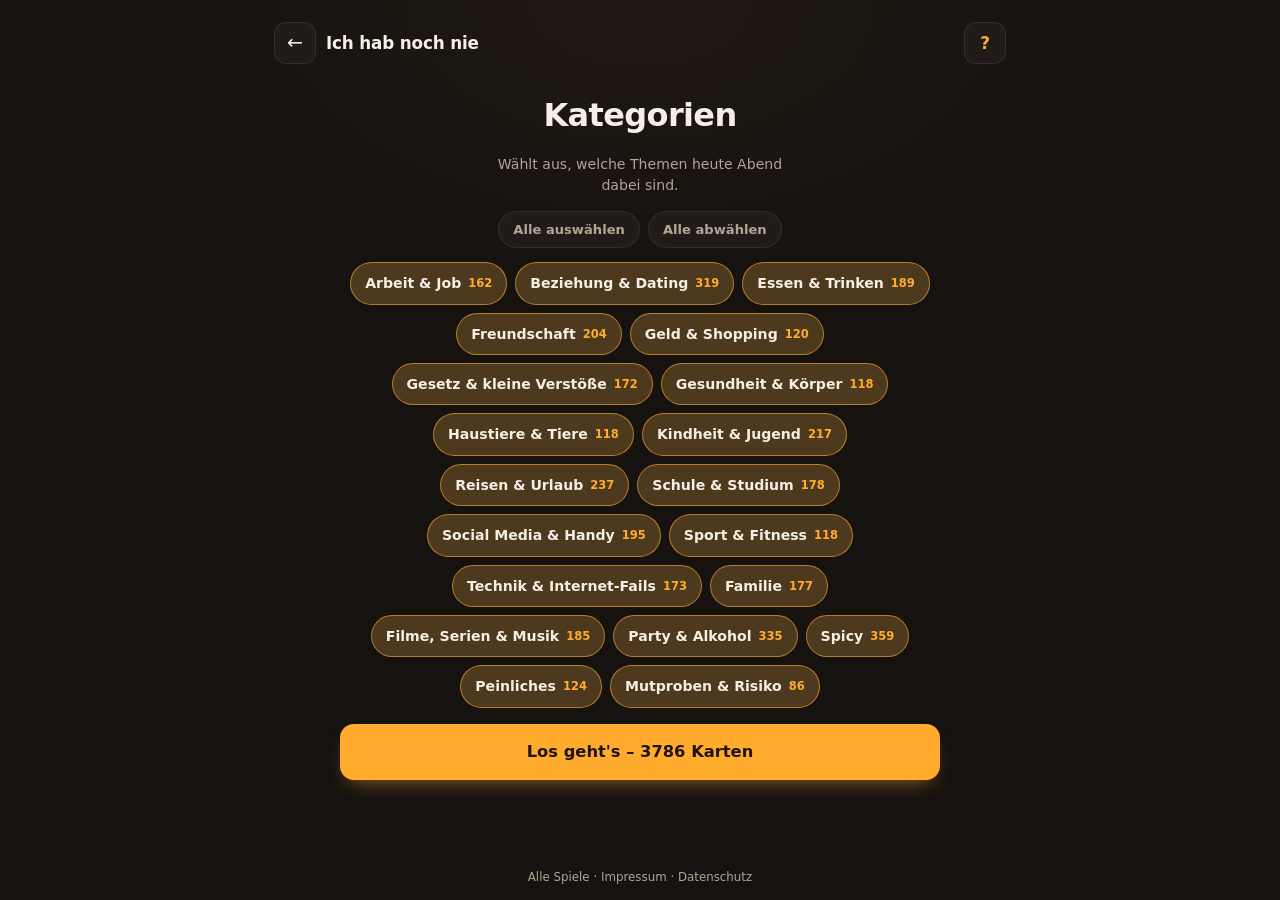
<file: spiele/ich-hab-noch-nie.html>
<!doctype html>
<html lang="de">
<head>
  <meta charset="utf-8">
  <meta name="viewport" content="width=device-width, initial-scale=1, viewport-fit=cover">
  <meta http-equiv="Content-Security-Policy" content="default-src 'self'; script-src 'self'; style-src 'self'; img-src 'self' data:; base-uri 'none'; form-action 'none'; object-src 'none'; frame-ancestors 'none'">
  <title>Ich hab noch nie – Trinkspiel online spielen | Saufmeister</title>
  <meta name="description" content="Ich hab noch nie online spielen: über 60 freche Aussagen für die Partyrunde. Wer es schon gemacht hat, trinkt. Kostenlos im Browser, ein Handy reicht.">
  <meta name="theme-color" content="#161210">
  <meta property="og:title" content="Ich hab noch nie – Trinkspiel | Saufmeister">
  <meta property="og:description" content="Der Klassiker unter den Trinkspielen: Wer die Aussage schon erlebt hat, trinkt einen Schluck.">
  <meta property="og:type" content="website">
  <meta property="og:locale" content="de_DE">
  <meta property="og:site_name" content="Saufmeister">
  <!-- TODO vor Launch: Domain eintragen und die naechsten Zeilen einkommentieren.
       canonical und og:url je Seite anpassen (z. B. /spiele/bluff.html).
  <link rel="canonical" href="https://DEINE-DOMAIN.de/">
  <meta property="og:url" content="https://DEINE-DOMAIN.de/">
  <meta property="og:image" content="https://DEINE-DOMAIN.de/assets/img/og-image.png">
  <meta property="og:image:width" content="1200">
  <meta property="og:image:height" content="630">
  <meta property="og:image:alt" content="Saufmeister - Sieben Trinkspiele fuer euren Partyabend">
  <meta name="twitter:card" content="summary_large_image">
  -->
  <link rel="icon" href="../assets/img/favicon.svg" type="image/svg+xml">
  <link rel="apple-touch-icon" href="../assets/img/apple-touch-icon.png">
  <link rel="manifest" href="../manifest.webmanifest">
  <link rel="stylesheet" href="../assets/css/style.css">
  <script src="../assets/js/app.js" defer></script>
  <script src="../assets/js/data/ich-hab-noch-nie.js" defer></script>
  <script src="../assets/js/games/simple-card.js" defer></script>
  <script type="application/ld+json">{"@context":"https://schema.org","@type":"Game","name":"Ich hab noch nie","description":"Der Trinkspiel-Klassiker: Eine Aussage wird vorgelesen – wer sie schon erlebt hat, trinkt einen Schluck. Über 3.700 Aussagen in 20 wählbaren Kategorien.","inLanguage":"de","isAccessibleForFree":true,"gamePlatform":"Webbrowser","numberOfPlayers":{"@type":"QuantitativeValue","minValue":2},"audience":{"@type":"PeopleAudience","suggestedMinAge":18},"isPartOf":{"@type":"WebSite","name":"Saufmeister"}}</script>
</head>
<body class="g-ihn">
  <div class="app">

    <header class="topbar">
      <a class="topbar__back" href="../index.html" aria-label="Zurück zur Übersicht">←</a>
      <h1 class="topbar__title">Ich hab noch nie</h1>
      <button class="topbar__info" type="button" data-open-rules aria-label="Regeln anzeigen">?</button>
    </header>

    <main class="stage" id="game"></main>


    <noscript>
      <p class="noscript-warning">Für dieses Spiel muss JavaScript aktiviert sein.</p>
    </noscript>

    <dialog class="rules" id="rules">
      <div class="rules__inner">
        <h2>So wird gespielt</h2>
        <ol>
          <li>Das Handy liegt sichtbar in der Mitte oder geht reihum.</li>
          <li>Auf der Karte steht eine Aussage wie <strong>„Ich hab noch nie im Kino geschlafen.“</strong></li>
          <li><strong>Wer es doch schon gemacht hat, trinkt einen Schluck.</strong></li>
          <li>Tipp auf die Karte – die nächste Aussage erscheint.</li>
        </ol>
        <p>Ehrlichkeit ist Ehrensache. Nachfragen und Geschichten dazu sind ausdrücklich erwünscht.</p>
        <button class="rules__close" type="button" data-close-rules>Alles klar</button>
      </div>
    </dialog>

    <footer class="legal-footer">
      <a href="../index.html">Alle Spiele</a> · <a href="../impressum.html">Impressum</a> · <a href="../datenschutz.html">Datenschutz</a>
    </footer>

  </div>
</body>
</html>
</file>
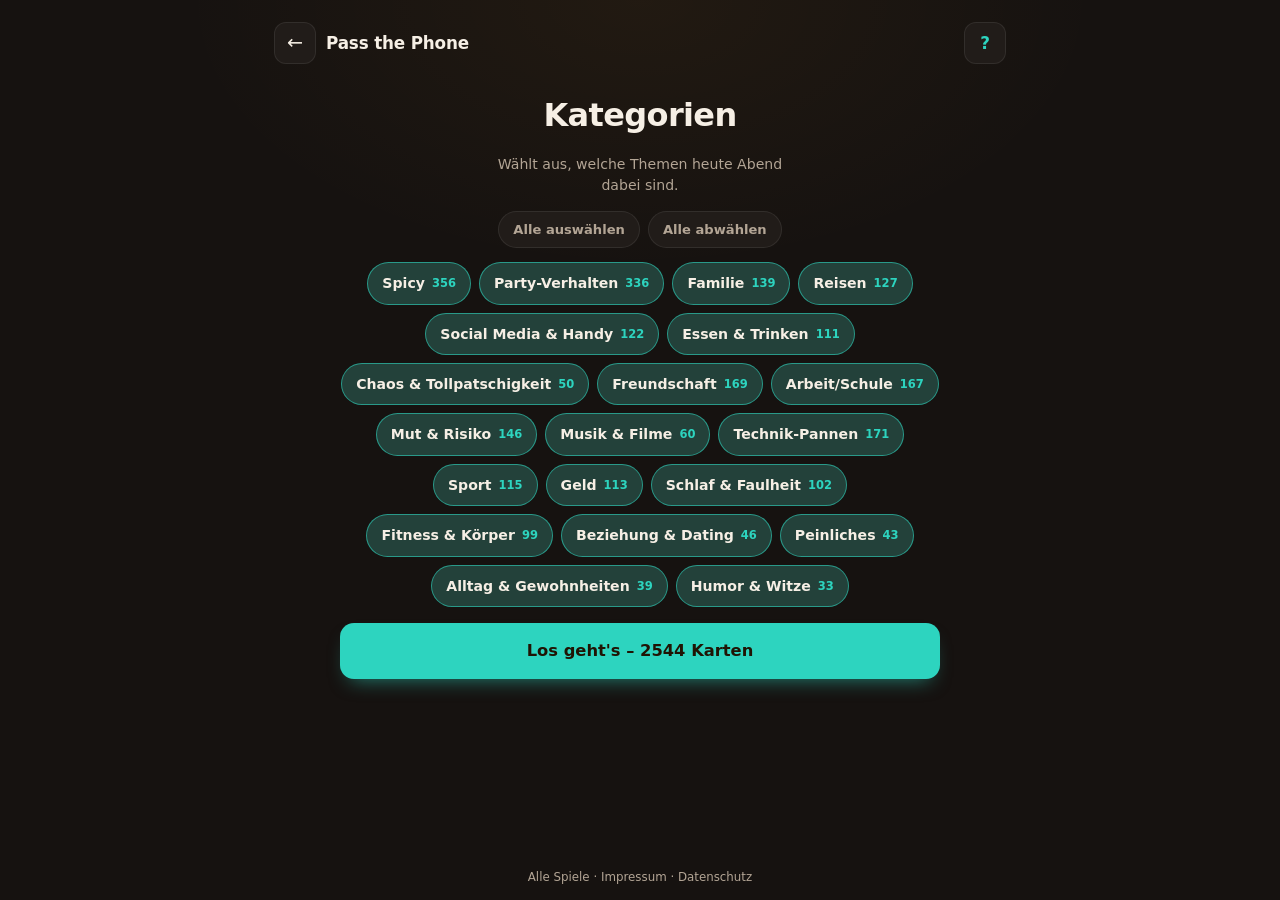
<file: spiele/pass-the-phone.html>
<!doctype html>
<html lang="de">
<head>
  <meta charset="utf-8">
  <meta name="viewport" content="width=device-width, initial-scale=1, viewport-fit=cover">
  <meta http-equiv="Content-Security-Policy" content="default-src 'self'; script-src 'self'; style-src 'self'; img-src 'self' data:; base-uri 'none'; form-action 'none'; object-src 'none'; frame-ancestors 'none'">
  <title>Pass the Phone – Trinkspiel online spielen | Saufmeister</title>
  <meta name="description" content="Pass the Phone online spielen: Das Handy wandert zu der Person, auf die die Aussage am besten passt. Trifft sie zu, wird getrunken. Kostenlos im Browser spielen.">
  <meta name="theme-color" content="#161210">
  <meta property="og:title" content="Pass the Phone – Trinkspiel | Saufmeister">
  <meta property="og:description" content="Gib das Handy an die Person, auf die die Aussage am besten passt – trifft sie zu, trinkt sie.">
  <meta property="og:type" content="website">
  <meta property="og:locale" content="de_DE">
  <meta property="og:site_name" content="Saufmeister">
  <!-- TODO vor Launch: Domain eintragen und die naechsten Zeilen einkommentieren.
       canonical und og:url je Seite anpassen (z. B. /spiele/bluff.html).
  <link rel="canonical" href="https://DEINE-DOMAIN.de/">
  <meta property="og:url" content="https://DEINE-DOMAIN.de/">
  <meta property="og:image" content="https://DEINE-DOMAIN.de/assets/img/og-image.png">
  <meta property="og:image:width" content="1200">
  <meta property="og:image:height" content="630">
  <meta property="og:image:alt" content="Saufmeister - Sieben Trinkspiele fuer euren Partyabend">
  <meta name="twitter:card" content="summary_large_image">
  -->
  <link rel="icon" href="../assets/img/favicon.svg" type="image/svg+xml">
  <link rel="apple-touch-icon" href="../assets/img/apple-touch-icon.png">
  <link rel="manifest" href="../manifest.webmanifest">
  <link rel="stylesheet" href="../assets/css/style.css">
  <script src="../assets/js/app.js" defer></script>
  <script src="../assets/js/data/pass-the-phone.js" defer></script>
  <script src="../assets/js/games/simple-card.js" defer></script>
  <script type="application/ld+json">{"@context":"https://schema.org","@type":"Game","name":"Pass the Phone","description":"Das Handy wandert zu der Person, auf die die Aussage am besten passt – trifft sie zu, wird getrunken. Über 2.500 Prompts in 20 Kategorien.","inLanguage":"de","isAccessibleForFree":true,"gamePlatform":"Webbrowser","numberOfPlayers":{"@type":"QuantitativeValue","minValue":3},"audience":{"@type":"PeopleAudience","suggestedMinAge":18},"isPartOf":{"@type":"WebSite","name":"Saufmeister"}}</script>
</head>
<body class="g-ptp">
  <div class="app">

    <header class="topbar">
      <a class="topbar__back" href="../index.html" aria-label="Zurück zur Übersicht">←</a>
      <h1 class="topbar__title">Pass the Phone</h1>
      <button class="topbar__info" type="button" data-open-rules aria-label="Regeln anzeigen">?</button>
    </header>

    <main class="stage" id="game"></main>


    <noscript>
      <p class="noscript-warning">Für dieses Spiel muss JavaScript aktiviert sein.</p>
    </noscript>

    <dialog class="rules" id="rules">
      <div class="rules__inner">
        <h2>So wird gespielt</h2>
        <ol>
          <li>Wer das Handy hat, liest die Karte für sich und <strong>reicht das Handy an die Person weiter</strong>, auf die die Aussage am besten passt.</li>
          <li>Die Person prüft ehrlich: <strong>Trifft es zu? Dann trinkt sie einen Schluck.</strong> Trifft es nicht zu, passiert nichts.</li>
          <li>Danach tippt sie auf die Karte, liest die nächste Aussage laut vor und gibt das Handy passend weiter.</li>
        </ol>
        <p>Es muss nichts getrackt werden – das Handy ist immer bei der Person, die dran ist.</p>
        <button class="rules__close" type="button" data-close-rules>Alles klar</button>
      </div>
    </dialog>

    <footer class="legal-footer">
      <a href="../index.html">Alle Spiele</a> · <a href="../impressum.html">Impressum</a> · <a href="../datenschutz.html">Datenschutz</a>
    </footer>

  </div>
</body>
</html>
</file>
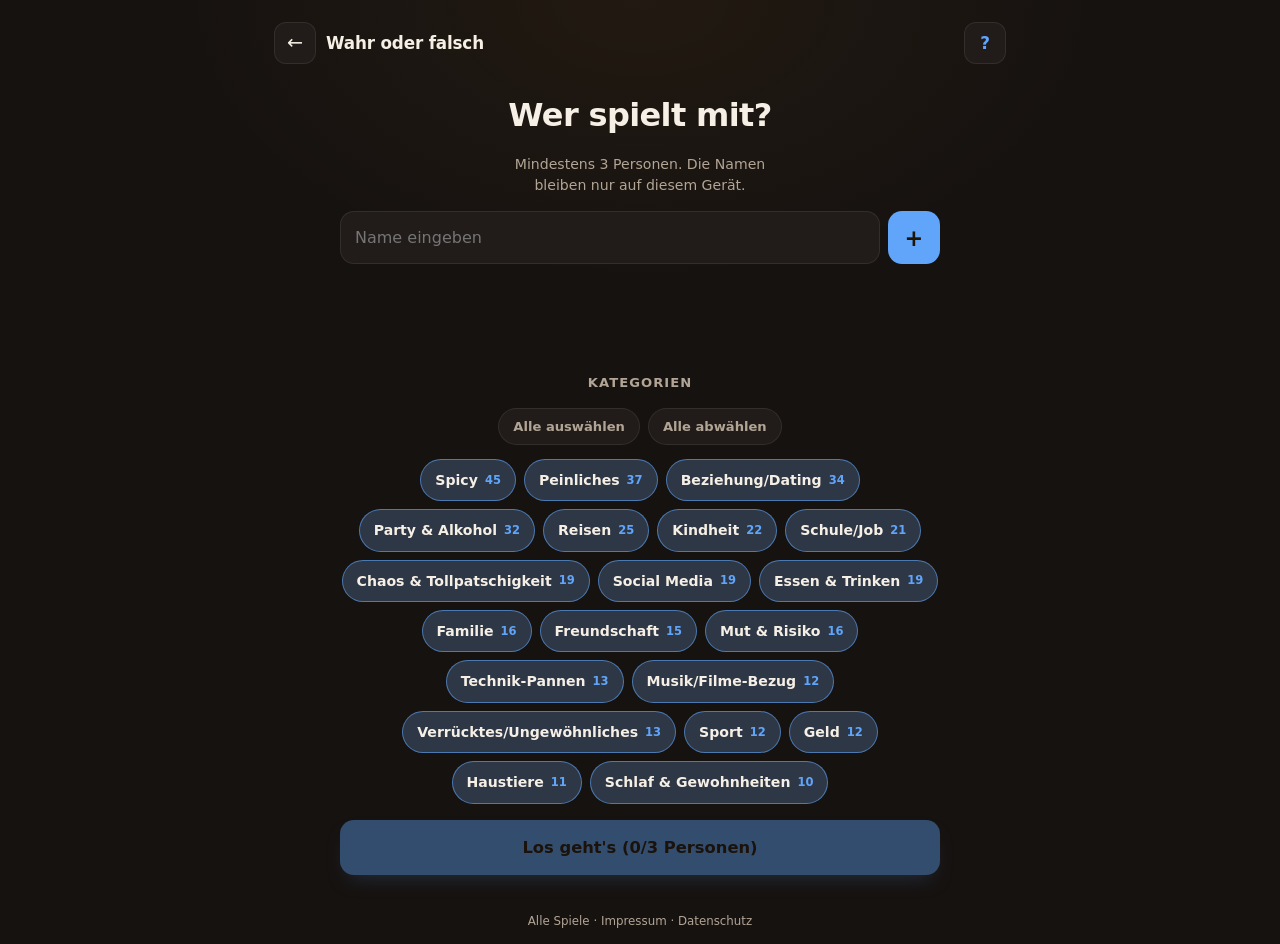
<file: spiele/wahr-oder-falsch.html>
<!doctype html>
<html lang="de">
<head>
  <meta charset="utf-8">
  <meta name="viewport" content="width=device-width, initial-scale=1, viewport-fit=cover">
  <meta http-equiv="Content-Security-Policy" content="default-src 'self'; script-src 'self'; style-src 'self'; img-src 'self' data:; base-uri 'none'; form-action 'none'; object-src 'none'; frame-ancestors 'none'">
  <title>Wahr oder falsch – Partyspiel über Freunde | Saufmeister</title>
  <meta name="description" content="Wahr oder falsch online spielen: Eine Behauptung über jemanden aus eurer Runde – die Gruppe rät, ob sie stimmt. Wer falsch liegt, trinkt. Kostenlos im Browser.">
  <meta name="theme-color" content="#161210">
  <meta property="og:title" content="Wahr oder falsch – Partyspiel | Saufmeister">
  <meta property="og:description" content="Wie gut kennt ihr euch wirklich? Behauptungen über eure Runde – wer falsch tippt, trinkt.">
  <meta property="og:type" content="website">
  <meta property="og:locale" content="de_DE">
  <meta property="og:site_name" content="Saufmeister">
  <!-- TODO vor Launch: Domain eintragen und die naechsten Zeilen einkommentieren.
       canonical und og:url je Seite anpassen (z. B. /spiele/bluff.html).
  <link rel="canonical" href="https://DEINE-DOMAIN.de/">
  <meta property="og:url" content="https://DEINE-DOMAIN.de/">
  <meta property="og:image" content="https://DEINE-DOMAIN.de/assets/img/og-image.png">
  <meta property="og:image:width" content="1200">
  <meta property="og:image:height" content="630">
  <meta property="og:image:alt" content="Saufmeister - Sieben Trinkspiele fuer euren Partyabend">
  <meta name="twitter:card" content="summary_large_image">
  -->
  <link rel="icon" href="../assets/img/favicon.svg" type="image/svg+xml">
  <link rel="apple-touch-icon" href="../assets/img/apple-touch-icon.png">
  <link rel="manifest" href="../manifest.webmanifest">
  <link rel="stylesheet" href="../assets/css/style.css">
  <script src="../assets/js/app.js" defer></script>
  <script src="../assets/js/data/wahr-oder-falsch.js" defer></script>
  <script src="../assets/js/games/wahr-oder-falsch.js" defer></script>
  <script type="application/ld+json">{"@context":"https://schema.org","@type":"Game","name":"Wahr oder falsch","description":"Eine Behauptung über jemanden aus der Runde – die Gruppe rät, ob sie stimmt. Wer falsch tippt, trinkt. Über 400 Behauptungen in 20 Kategorien.","inLanguage":"de","isAccessibleForFree":true,"gamePlatform":"Webbrowser","numberOfPlayers":{"@type":"QuantitativeValue","minValue":3},"audience":{"@type":"PeopleAudience","suggestedMinAge":18},"isPartOf":{"@type":"WebSite","name":"Saufmeister"}}</script>
</head>
<body class="g-wof">
  <div class="app">

    <header class="topbar">
      <a class="topbar__back" href="../index.html" aria-label="Zurück zur Übersicht">←</a>
      <h1 class="topbar__title">Wahr oder falsch</h1>
      <button class="topbar__info" type="button" data-open-rules aria-label="Regeln anzeigen">?</button>
    </header>

    <main class="stage" id="game"></main>

    <noscript>
      <p class="noscript-warning">Für dieses Spiel muss JavaScript aktiviert sein.</p>
    </noscript>

    <dialog class="rules" id="rules">
      <div class="rules__inner">
        <h2>So wird gespielt</h2>
        <ol>
          <li>Gebt zu Beginn eure <strong>Namen</strong> ein (mindestens 3 Personen).</li>
          <li>Die App wählt eine Person und zeigt eine <strong>Behauptung</strong> über sie, z.&nbsp;B. „… hat schon mal einen Bußgeldbescheid bekommen.“</li>
          <li>Alle anderen stimmen gleichzeitig ab: <strong>Daumen hoch = wahr, Daumen runter = falsch.</strong></li>
          <li>Die Person löst auf. <strong>Wer falsch getippt hat, trinkt einen Schluck.</strong></li>
        </ol>
        <p>Die Namen bleiben nur auf diesem Gerät gespeichert und werden nirgendwohin übertragen.</p>
        <button class="rules__close" type="button" data-close-rules>Alles klar</button>
      </div>
    </dialog>

    <footer class="legal-footer">
      <a href="../index.html">Alle Spiele</a> · <a href="../impressum.html">Impressum</a> · <a href="../datenschutz.html">Datenschutz</a>
    </footer>

  </div>
</body>
</html>
</file>
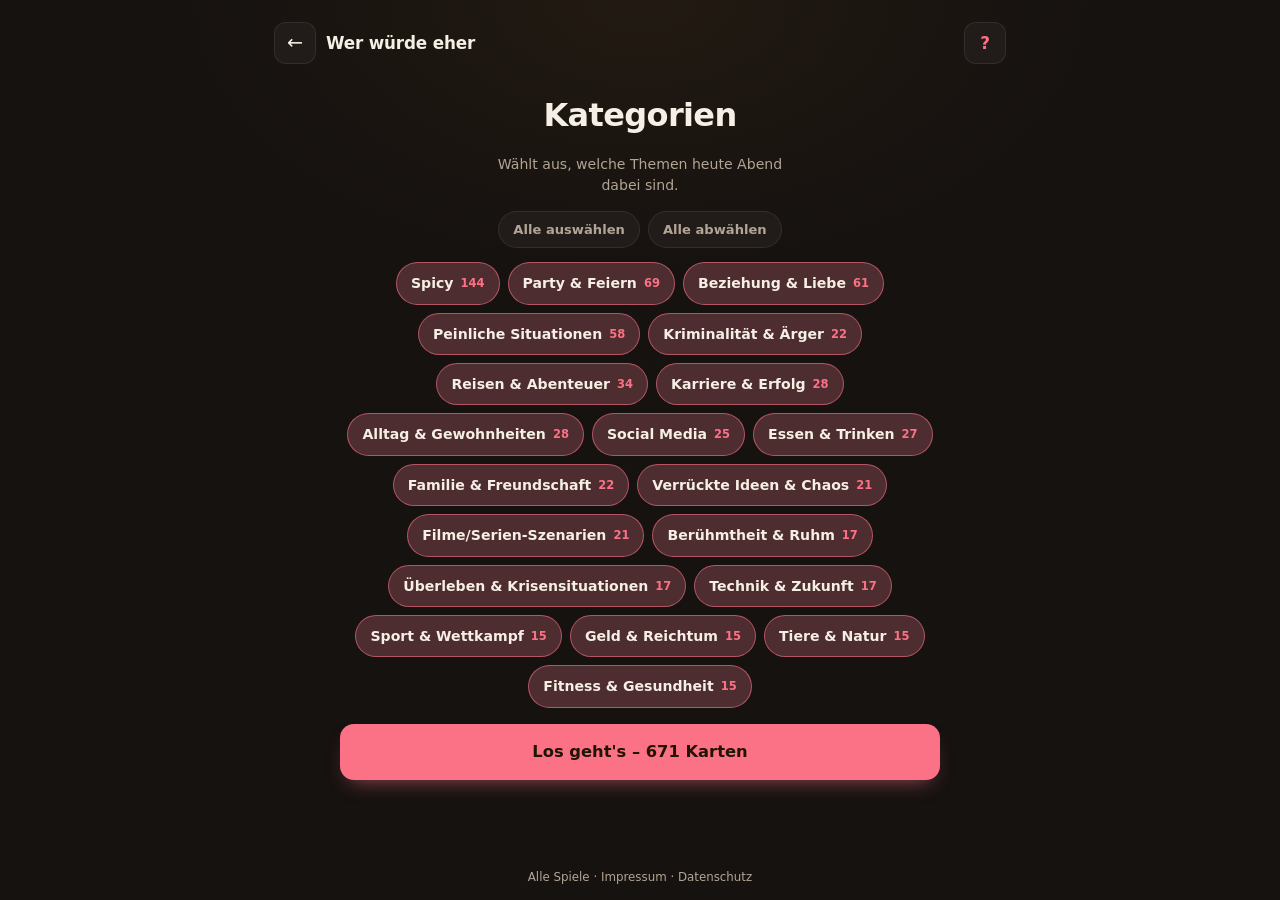
<file: spiele/wer-wuerde-eher.html>
<!doctype html>
<html lang="de">
<head>
  <meta charset="utf-8">
  <meta name="viewport" content="width=device-width, initial-scale=1, viewport-fit=cover">
  <meta http-equiv="Content-Security-Policy" content="default-src 'self'; script-src 'self'; style-src 'self'; img-src 'self' data:; base-uri 'none'; form-action 'none'; object-src 'none'; frame-ancestors 'none'">
  <title>Wer würde eher – Partyspiel online spielen | Saufmeister</title>
  <meta name="description" content="Wer würde eher online spielen: über 60 Fragen für die Partyrunde. Auf 3, 2, 1 zeigen alle gleichzeitig – wer die meisten Stimmen bekommt, trinkt. Kostenlos im Browser.">
  <meta name="theme-color" content="#161210">
  <meta property="og:title" content="Wer würde eher – Partyspiel | Saufmeister">
  <meta property="og:description" content="Alle zeigen gleichzeitig auf eine Person – wer die meisten Finger auf sich hat, trinkt.">
  <meta property="og:type" content="website">
  <meta property="og:locale" content="de_DE">
  <meta property="og:site_name" content="Saufmeister">
  <!-- TODO vor Launch: Domain eintragen und die naechsten Zeilen einkommentieren.
       canonical und og:url je Seite anpassen (z. B. /spiele/bluff.html).
  <link rel="canonical" href="https://DEINE-DOMAIN.de/">
  <meta property="og:url" content="https://DEINE-DOMAIN.de/">
  <meta property="og:image" content="https://DEINE-DOMAIN.de/assets/img/og-image.png">
  <meta property="og:image:width" content="1200">
  <meta property="og:image:height" content="630">
  <meta property="og:image:alt" content="Saufmeister - Sieben Trinkspiele fuer euren Partyabend">
  <meta name="twitter:card" content="summary_large_image">
  -->
  <link rel="icon" href="../assets/img/favicon.svg" type="image/svg+xml">
  <link rel="apple-touch-icon" href="../assets/img/apple-touch-icon.png">
  <link rel="manifest" href="../manifest.webmanifest">
  <link rel="stylesheet" href="../assets/css/style.css">
  <script src="../assets/js/app.js" defer></script>
  <script src="../assets/js/data/wer-wuerde-eher.js" defer></script>
  <script src="../assets/js/games/simple-card.js" defer></script>
  <script type="application/ld+json">{"@context":"https://schema.org","@type":"Game","name":"Wer würde eher","description":"Partyspiel: Auf 3, 2, 1 zeigen alle gleichzeitig auf eine Person – wer die meisten Stimmen bekommt, trinkt. Über 600 Fragen in 20 Kategorien.","inLanguage":"de","isAccessibleForFree":true,"gamePlatform":"Webbrowser","numberOfPlayers":{"@type":"QuantitativeValue","minValue":3},"audience":{"@type":"PeopleAudience","suggestedMinAge":18},"isPartOf":{"@type":"WebSite","name":"Saufmeister"}}</script>
</head>
<body class="g-wwe">
  <div class="app">

    <header class="topbar">
      <a class="topbar__back" href="../index.html" aria-label="Zurück zur Übersicht">←</a>
      <h1 class="topbar__title">Wer würde eher</h1>
      <button class="topbar__info" type="button" data-open-rules aria-label="Regeln anzeigen">?</button>
    </header>

    <main class="stage" id="game"></main>


    <noscript>
      <p class="noscript-warning">Für dieses Spiel muss JavaScript aktiviert sein.</p>
    </noscript>

    <dialog class="rules" id="rules">
      <div class="rules__inner">
        <h2>So wird gespielt</h2>
        <ol>
          <li>Eine Person liest die Frage laut vor, z.&nbsp;B. <strong>„Wer würde eher im Gefängnis landen?“</strong></li>
          <li>Auf <strong>3, 2, 1</strong> zeigen alle gleichzeitig auf eine Person aus der Runde.</li>
          <li><strong>Wer die meisten Finger auf sich hat, trinkt einen Schluck.</strong></li>
          <li>Bei Gleichstand trinken alle Getroffenen. Tipp auf die Karte für die nächste Frage.</li>
        </ol>
        <p>Hausregel-Variante: Wer als Einzige*r anders zeigt als alle anderen, trinkt mit.</p>
        <button class="rules__close" type="button" data-close-rules>Alles klar</button>
      </div>
    </dialog>

    <footer class="legal-footer">
      <a href="../index.html">Alle Spiele</a> · <a href="../impressum.html">Impressum</a> · <a href="../datenschutz.html">Datenschutz</a>
    </footer>

  </div>
</body>
</html>
</file>
<file: assets/css/style.css>
/* ==========================================================================
   Saufmeister – Trinkspiele
   Dunkles, warmes Design mit App-Feel. Keine externen Fonts/Ressourcen.
   ========================================================================== */

:root {
  --bg: #161210;
  --bg-deep: #0c0a09;
  --surface: #211c19;
  --surface-2: #2b2521;
  --line: rgba(255, 255, 255, 0.08);
  --text: #f6efe5;
  --text-dim: #b3a595;
  --acc: #ffab2e; /* Standard-Akzent, wird pro Spiel überschrieben */
  --acc-ink: #201404;
  --danger: #ff5d5d;
  --ok: #4ade80;
  --radius: 20px;
  --radius-sm: 14px;
}

/* Spielfarben (Kacheln + Spielseiten) */
.g-ihn { --t1: #f59e0b; --t2: #92400e; --acc: #ffab2e; }
.g-wwe { --t1: #f43f5e; --t2: #881337; --acc: #fb7185; }
.g-ptp { --t1: #14b8a6; --t2: #115e59; --acc: #2dd4bf; }
.g-don { --t1: #22c55e; --t2: #14532d; --acc: #4ade80; }
.g-wof { --t1: #3b82f6; --t2: #1e3a8a; --acc: #60a5fa; }
.g-blf { --t1: #a855f7; --t2: #581c87; --acc: #c084fc; }
.g-ghm { --t1: #5b6b82; --t2: #202836; --acc: #a5b8d0; }

*, *::before, *::after { box-sizing: border-box; }

html {
  -webkit-text-size-adjust: 100%;
  color-scheme: dark;
}

body {
  margin: 0;
  font-family: system-ui, -apple-system, "Segoe UI", Roboto, "Helvetica Neue", sans-serif;
  background: var(--bg-deep);
  color: var(--text);
  line-height: 1.45;
  -webkit-tap-highlight-color: transparent;
}

/* Grundgerüst: am Handy App-Feel in voller Breite,
   am Desktop normales responsives Layout (Container werden per
   Media Query unten breiter bzw. zentriert). */
.app {
  position: relative;
  min-height: 100dvh;
  display: flex;
  flex-direction: column;
  background:
    radial-gradient(60% 50% at 50% 0%, rgba(255, 171, 46, 0.05), transparent 60%),
    var(--bg);
  padding-left: env(safe-area-inset-left);
  padding-right: env(safe-area-inset-right);
  padding-bottom: env(safe-area-inset-bottom);
}

button {
  font: inherit;
  color: inherit;
  border: 0;
  background: none;
  cursor: pointer;
  touch-action: manipulation;
}

a { color: inherit; }

h1, h2, h3, p { margin: 0; }

.sr-only {
  position: absolute;
  width: 1px; height: 1px;
  padding: 0; margin: -1px;
  overflow: hidden;
  clip: rect(0 0 0 0);
  white-space: nowrap;
  border: 0;
}

/* ==========================================================================
   Startseite
   ========================================================================== */

.hero {
  padding: clamp(24px, 6vw, 40px) 20px 8px;
}

.hero__brand {
  font-size: clamp(2rem, 8.5vw, 3.1rem);
  font-weight: 900;
  letter-spacing: -0.03em;
  line-height: 1;
}

.hero__brand em {
  font-style: normal;
  color: var(--acc);
}

.hero__tagline {
  margin-top: 10px;
  color: var(--text-dim);
  font-size: 1.02rem;
  max-width: 32ch;
}

.grid {
  display: grid;
  grid-template-columns: 1fr 1fr;
  gap: 14px;
  padding: 20px;
  list-style: none;
  margin: 0;
}

/* --- 3D-Kacheln ------------------------------------------------------- */

.tile {
  position: relative;
  display: flex;
  flex-direction: column;
  justify-content: flex-end;
  aspect-ratio: 1 / 1.08;
  padding: 14px;
  border-radius: 22px;
  text-decoration: none;
  overflow: hidden;
  isolation: isolate;
  background: linear-gradient(155deg, var(--t1), var(--t2) 90%);
  box-shadow:
    inset 0 1px 0 rgba(255, 255, 255, 0.35),
    inset 0 -14px 28px rgba(0, 0, 0, 0.32),
    0 14px 22px -10px rgba(0, 0, 0, 0.65);
  transition: transform 0.12s ease, box-shadow 0.12s ease;
}

.tile:active {
  transform: translateY(3px) scale(0.985);
  box-shadow:
    inset 0 1px 0 rgba(255, 255, 255, 0.25),
    inset 0 -10px 22px rgba(0, 0, 0, 0.3),
    0 5px 10px -6px rgba(0, 0, 0, 0.6);
}

.tile__art {
  position: absolute;
  z-index: -1;
  top: 2%;
  right: -10%;
  width: 74%;
  height: auto;
  filter: drop-shadow(0 12px 14px rgba(0, 0, 0, 0.35));
}

.tile__name {
  font-weight: 800;
  font-size: 1.06rem;
  line-height: 1.15;
  letter-spacing: -0.01em;
  text-shadow: 0 2px 8px rgba(0, 0, 0, 0.45);
}

.tile__sub {
  margin-top: 3px;
  font-size: 0.74rem;
  font-weight: 600;
  color: rgba(255, 255, 255, 0.78);
  text-shadow: 0 1px 4px rgba(0, 0, 0, 0.4);
}

/* Breite Kachel (nimmt die volle Grid-Zeile ein) */
.grid__wide { grid-column: 1 / -1; }

.tile--wide {
  aspect-ratio: auto;
  min-height: 118px;
  padding-right: 40%;
}

.tile--wide .tile__art {
  width: auto;
  height: 88%;
  top: 50%;
  right: 4%;
  transform: translateY(-50%);
}

/* Kurzer Info-/SEO-Text auf der Startseite */
.about {
  margin: 8px 20px 4px;
  color: var(--text-dim);
}

.about h2 {
  font-size: 0.98rem;
  font-weight: 800;
  color: var(--text);
  margin-bottom: 6px;
}

.about p {
  font-size: 0.86rem;
  line-height: 1.6;
  margin: 0 0 8px;
}

.about a {
  color: var(--acc);
  text-decoration: none;
}

.about a:hover,
.about a:focus-visible { text-decoration: underline; }

.disclaimer {
  margin: 6px 20px 16px;
  padding: 12px 14px;
  border: 1px solid var(--line);
  border-radius: var(--radius-sm);
  background: var(--surface);
  color: var(--text-dim);
  font-size: 0.82rem;
}

.site-footer {
  margin-top: auto;
  padding: 10px 20px calc(22px + env(safe-area-inset-bottom));
  color: var(--text-dim);
  font-size: 0.75rem;
  text-align: center;
}

.site-footer p { margin: 0 0 6px; }

.site-footer__links a {
  color: var(--text-dim);
  text-decoration: none;
}

.site-footer__links a:hover,
.site-footer__links a:focus-visible {
  color: var(--text);
  text-decoration: underline;
}

/* ==========================================================================
   Spielseiten – Grundgerüst
   ========================================================================== */

.topbar {
  display: flex;
  align-items: center;
  gap: 10px;
  padding: 12px 14px;
  padding-top: calc(12px + env(safe-area-inset-top));
}

.topbar__back {
  display: grid;
  place-items: center;
  width: 42px;
  height: 42px;
  flex: 0 0 auto;
  border-radius: 12px;
  background: var(--surface);
  border: 1px solid var(--line);
  text-decoration: none;
  font-size: 1.2rem;
  line-height: 1;
}

.topbar__back:active { background: var(--surface-2); }

.topbar__title {
  flex: 1;
  font-size: 1.05rem;
  font-weight: 800;
  letter-spacing: -0.01em;
  white-space: nowrap;
  overflow: hidden;
  text-overflow: ellipsis;
}

.topbar__info {
  width: 42px;
  height: 42px;
  flex: 0 0 auto;
  border-radius: 12px;
  background: var(--surface);
  border: 1px solid var(--line);
  font-weight: 800;
  font-size: 1.05rem;
  color: var(--acc);
}

.topbar__info:active { background: var(--surface-2); }

.stage {
  flex: 1;
  display: flex;
  flex-direction: column;
  align-items: stretch;
  justify-content: center;
  gap: 16px;
  padding: 8px 20px 28px;
}

/* Screens mit viel Inhalt (Kategorien, Setup) starten oben statt zentriert */
.stage--top {
  justify-content: flex-start;
  padding-top: 16px;
}

/* --- Kategorie-Auswahl --------------------------------------------------- */

.cat-picker {
  display: flex;
  flex-direction: column;
  gap: 14px;
}

.cat-toolbar {
  display: flex;
  gap: 8px;
  justify-content: center;
}

.cat-tool {
  padding: 8px 14px;
  border-radius: 999px;
  background: var(--surface);
  border: 1px solid var(--line);
  font-weight: 700;
  font-size: 0.82rem;
  color: var(--text-dim);
}

.cat-tool:active { background: var(--surface-2); }

.cat-grid {
  display: flex;
  flex-wrap: wrap;
  gap: 8px;
  justify-content: center;
}

.cat-chip {
  display: flex;
  align-items: center;
  gap: 7px;
  padding: 10px 14px;
  border-radius: 999px;
  background: var(--surface);
  border: 1px solid var(--line);
  font-weight: 700;
  font-size: 0.88rem;
  color: var(--text-dim);
  transition: background 0.1s ease, border-color 0.1s ease, color 0.1s ease;
}

.cat-chip[aria-pressed="true"] {
  background: color-mix(in srgb, var(--acc) 20%, var(--surface));
  border-color: color-mix(in srgb, var(--acc) 60%, transparent);
  color: var(--text);
}

.cat-chip__count {
  font-size: 0.72rem;
  font-weight: 800;
  color: var(--text-dim);
  opacity: 0.75;
}

.cat-chip[aria-pressed="true"] .cat-chip__count {
  color: var(--acc);
  opacity: 1;
}

.counter {
  text-align: center;
  color: var(--text-dim);
  font-size: 0.82rem;
  font-weight: 700;
  letter-spacing: 0.08em;
  text-transform: uppercase;
}

.hint {
  text-align: center;
  color: var(--text-dim);
  font-size: 0.88rem;
  max-width: 34ch;
  margin: 0 auto;
}

/* --- Aussagen-Karte (Spiele 1–3) --------------------------------------- */

.card {
  display: flex;
  flex-direction: column;
  justify-content: center;
  align-items: center;
  gap: 20px;
  min-height: 46dvh;
  padding: 28px 22px;
  border-radius: var(--radius);
  background: linear-gradient(175deg, var(--surface-2), var(--surface));
  border: 1px solid var(--line);
  box-shadow:
    inset 0 1px 0 rgba(255, 255, 255, 0.06),
    0 18px 30px -18px rgba(0, 0, 0, 0.8);
  text-align: center;
}

.card:active { transform: scale(0.99); }

.card__text {
  font-size: clamp(1.35rem, 6vw, 1.8rem);
  font-weight: 750;
  line-height: 1.3;
  letter-spacing: -0.01em;
  text-wrap: balance;
}

.card__tap {
  font-size: 0.78rem;
  font-weight: 700;
  letter-spacing: 0.06em;
  text-transform: uppercase;
  color: var(--acc);
  opacity: 0.85;
}

@media (prefers-reduced-motion: no-preference) {
  .card--in { animation: card-in 0.18s ease-out; }
  @keyframes card-in {
    from { opacity: 0.25; transform: translateY(8px); }
    to   { opacity: 1; transform: none; }
  }
}

/* --- Buttons ------------------------------------------------------------ */

.btn {
  display: block;
  width: 100%;
  padding: 16px 18px;
  border-radius: var(--radius-sm);
  font-weight: 800;
  font-size: 1.02rem;
  text-align: center;
  text-decoration: none;
  transition: transform 0.08s ease;
}

.btn:active { transform: scale(0.98); }

.btn--primary {
  background: var(--acc);
  color: var(--acc-ink);
  box-shadow: 0 10px 20px -10px color-mix(in srgb, var(--acc) 60%, transparent);
}

.btn--secondary {
  background: var(--surface-2);
  border: 1px solid var(--line);
  color: var(--text);
}

.btn--ghost {
  background: none;
  color: var(--text-dim);
  font-weight: 700;
  padding: 12px;
}

.btn[disabled] {
  opacity: 0.4;
  pointer-events: none;
}

.actions {
  display: flex;
  flex-direction: column;
  gap: 10px;
}

/* --- Badges / Statuszeilen ---------------------------------------------- */

.badge {
  align-self: center;
  padding: 7px 14px;
  border-radius: 999px;
  background: var(--surface-2);
  border: 1px solid var(--line);
  font-size: 0.85rem;
  font-weight: 800;
  color: var(--acc);
}

.headline {
  text-align: center;
  font-size: clamp(1.5rem, 7vw, 2rem);
  font-weight: 900;
  letter-spacing: -0.02em;
  text-wrap: balance;
}

.headline--danger { color: var(--danger); }
.headline--ok { color: var(--ok); }

/* ==========================================================================
   Double or Nothing – Spielkarten
   ========================================================================== */

.playing-card {
  position: relative;
  width: min(58vw, 220px);
  aspect-ratio: 5 / 7;
  margin: 0 auto;
  border-radius: 16px;
  background: #faf6ee;
  color: #17130f;
  box-shadow:
    inset 0 1px 0 rgba(255, 255, 255, 0.9),
    0 18px 30px -14px rgba(0, 0, 0, 0.85);
  display: grid;
  place-items: center;
}

.playing-card--red { color: #cf2f3f; }

.playing-card__rank {
  font-size: clamp(3rem, 16vw, 4.4rem);
  font-weight: 900;
  line-height: 1;
}

.playing-card__suit {
  font-size: clamp(1.6rem, 8vw, 2.2rem);
  line-height: 1;
}

.playing-card__corner {
  position: absolute;
  display: flex;
  flex-direction: column;
  align-items: center;
  font-weight: 900;
  font-size: 1.05rem;
  line-height: 1.05;
}

.playing-card__corner--tl { top: 10px; left: 12px; }
.playing-card__corner--br { bottom: 10px; right: 12px; transform: rotate(180deg); }

.playing-card__center { text-align: center; }

/* Kartenrücken */
.playing-card--back {
  background:
    repeating-linear-gradient(45deg,
      rgba(255, 255, 255, 0.09) 0 8px,
      transparent 8px 16px),
    linear-gradient(160deg, var(--t1), var(--t2));
  border: 6px solid #f1ead9;
  color: #fff;
}

.playing-card--back .playing-card__logo {
  font-size: 2.6rem;
  font-weight: 900;
  text-shadow: 0 3px 8px rgba(0, 0, 0, 0.4);
}

.streak {
  display: flex;
  justify-content: center;
  gap: 6px;
  flex-wrap: wrap;
}

.streak__chip {
  padding: 5px 10px;
  border-radius: 8px;
  background: var(--surface-2);
  border: 1px solid var(--line);
  font-size: 0.85rem;
  font-weight: 800;
}

.streak__chip--red { color: #ff8a95; }

/* ==========================================================================
   Wahr oder falsch – Spielerverwaltung
   ========================================================================== */

.setup-form {
  display: flex;
  gap: 8px;
}

.setup-form input {
  flex: 1;
  min-width: 0;
  padding: 14px;
  border-radius: var(--radius-sm);
  border: 1px solid var(--line);
  background: var(--surface);
  color: var(--text);
  font: inherit;
}

.setup-form input:focus-visible {
  outline: 2px solid var(--acc);
  outline-offset: 1px;
}

.setup-form button {
  flex: 0 0 auto;
  width: 52px;
  border-radius: var(--radius-sm);
  background: var(--acc);
  color: var(--acc-ink);
  font-size: 1.4rem;
  font-weight: 800;
}

.chips {
  display: flex;
  flex-wrap: wrap;
  gap: 8px;
  list-style: none;
  margin: 0;
  padding: 0;
  min-height: 44px;
}

.chips li {
  display: flex;
  align-items: center;
  gap: 6px;
  padding: 8px 8px 8px 14px;
  border-radius: 999px;
  background: var(--surface-2);
  border: 1px solid var(--line);
  font-weight: 700;
  font-size: 0.92rem;
}

.chips li button {
  display: grid;
  place-items: center;
  width: 26px;
  height: 26px;
  border-radius: 50%;
  background: rgba(255, 255, 255, 0.08);
  color: var(--text-dim);
  font-size: 0.85rem;
  line-height: 1;
}

.claim-name { color: var(--acc); }

/* ==========================================================================
   Bluff – Einsatz, Antworten
   ========================================================================== */

.stepper {
  display: flex;
  align-items: center;
  justify-content: center;
  gap: 18px;
}

.stepper button {
  width: 60px;
  height: 60px;
  border-radius: 18px;
  background: var(--surface-2);
  border: 1px solid var(--line);
  font-size: 1.7rem;
  font-weight: 800;
}

.stepper button:active { background: var(--surface); }

.stepper output {
  min-width: 90px;
  text-align: center;
  font-size: 3rem;
  font-weight: 900;
  color: var(--acc);
  line-height: 1;
}

.stepper-label {
  text-align: center;
  color: var(--text-dim);
  font-size: 0.85rem;
  font-weight: 700;
  letter-spacing: 0.06em;
  text-transform: uppercase;
}

.question-box {
  padding: 20px;
  border-radius: var(--radius);
  background: linear-gradient(175deg, var(--surface-2), var(--surface));
  border: 1px solid var(--line);
  text-align: center;
  font-size: 1.15rem;
  font-weight: 750;
  line-height: 1.35;
  text-wrap: balance;
}

.options {
  display: flex;
  flex-direction: column;
  gap: 10px;
  list-style: none;
  margin: 0;
  padding: 0;
}

.option {
  position: relative;
  display: flex;
  align-items: center;
  gap: 10px;
  width: 100%;
  padding: 14px 16px;
  border-radius: var(--radius-sm);
  background: var(--surface);
  border: 1px solid var(--line);
  font-weight: 700;
  font-size: 1rem;
  text-align: left;
  overflow-wrap: anywhere;
}

button.option:active { background: var(--surface-2); }

.option__tag {
  margin-left: auto;
  flex: 0 0 auto;
  padding: 3px 9px;
  border-radius: 999px;
  font-size: 0.72rem;
  font-weight: 800;
  letter-spacing: 0.04em;
  text-transform: uppercase;
}

.option--correct { border-color: color-mix(in srgb, var(--ok) 55%, transparent); }
.option--correct .option__tag { background: var(--ok); color: #06230f; }

.option--bluff { border-color: color-mix(in srgb, var(--danger) 55%, transparent); }
.option--bluff .option__tag { background: var(--danger); color: #2a0707; }

.option--chosen { outline: 2px solid var(--acc); outline-offset: 1px; }
.option--plain-chosen .option__tag { background: var(--acc); color: var(--acc-ink); }

/* Nummern-Badge für Geheimmissionen */
.mission-num {
  flex: 0 0 auto;
  display: grid;
  place-items: center;
  width: 28px;
  height: 28px;
  border-radius: 50%;
  background: color-mix(in srgb, var(--acc) 22%, var(--surface));
  color: var(--acc);
  font-weight: 800;
  font-size: 0.82rem;
}

.free-input {
  width: 100%;
  padding: 14px;
  border-radius: var(--radius-sm);
  border: 1px solid var(--line);
  background: var(--surface);
  color: var(--text);
  font: inherit;
}

.free-input:focus-visible {
  outline: 2px solid var(--acc);
  outline-offset: 1px;
}

.form-error {
  color: var(--danger);
  font-size: 0.85rem;
  text-align: center;
  min-height: 1.2em;
}

/* ==========================================================================
   Regeln-Dialog
   ========================================================================== */

dialog.rules {
  width: min(92vw, 440px);
  max-height: 80dvh;
  margin: auto;
  padding: 0;
  border: 1px solid var(--line);
  border-radius: var(--radius);
  background: var(--surface);
  color: var(--text);
}

dialog.rules::backdrop {
  background: rgba(8, 6, 5, 0.7);
}

.rules__inner {
  padding: 22px;
  overflow-y: auto;
  max-height: 80dvh;
}

.rules__inner h2 {
  font-size: 1.25rem;
  font-weight: 900;
  margin-bottom: 12px;
}

.rules__inner p,
.rules__inner li {
  color: var(--text-dim);
  font-size: 0.94rem;
}

.rules__inner p { margin: 0 0 10px; }

.rules__inner ol,
.rules__inner ul {
  margin: 0 0 10px;
  padding-left: 20px;
}

.rules__inner li { margin-bottom: 6px; }

.rules__inner strong { color: var(--text); }

.rules__close {
  width: 100%;
  margin-top: 8px;
  padding: 14px;
  border-radius: var(--radius-sm);
  background: var(--acc);
  color: var(--acc-ink);
  font-weight: 800;
}

/* ==========================================================================
   Sonstiges
   ========================================================================== */

.noscript-warning {
  margin: 20px;
  padding: 16px;
  border-radius: var(--radius-sm);
  background: var(--surface);
  border: 1px solid var(--danger);
  color: var(--text);
}

/* --- Rechtsseiten (Impressum, Datenschutz) ------------------------------- */

.legal {
  justify-content: flex-start;
  gap: 0;
}

.legal h2 {
  font-size: 1.05rem;
  font-weight: 800;
  margin: 22px 0 8px;
}

.legal h2:first-child { margin-top: 6px; }

.legal p {
  color: var(--text-dim);
  font-size: 0.93rem;
  line-height: 1.6;
  margin: 0 0 10px;
}

.legal strong { color: var(--text); }

/* Auffällige Platzhalter: vor dem Launch ausfüllen! */
mark.todo {
  background: var(--acc);
  color: var(--acc-ink);
  padding: 1px 6px;
  border-radius: 6px;
  font-weight: 700;
}

/* Schlanker Footer mit Pflicht-Links auf jeder Seite */
.legal-footer {
  margin-top: auto;
  text-align: center;
  padding: 10px 20px calc(14px + env(safe-area-inset-bottom));
  font-size: 0.74rem;
  color: var(--text-dim);
}

.legal-footer a {
  color: var(--text-dim);
  text-decoration: none;
}

.legal-footer a:hover,
.legal-footer a:focus-visible {
  color: var(--text);
  text-decoration: underline;
}

/* ==========================================================================
   Responsives Layout ab Tablet/Desktop
   ========================================================================== */

@media (min-width: 640px) {
  .grid {
    grid-template-columns: repeat(3, 1fr);
    max-width: 980px;
    width: 100%;
    margin-inline: auto;
    gap: 18px;
    padding: 28px 24px;
  }
}

@media (min-width: 700px) {
  /* Startseite: zentrierter Hero, Inhalte in normaler Content-Breite */
  .hero {
    max-width: 980px;
    width: 100%;
    margin-inline: auto;
    padding-top: 64px;
    text-align: center;
  }

  .hero__tagline {
    margin-inline: auto;
    font-size: 1.1rem;
    max-width: none;
  }

  .about,
  .disclaimer,
  .site-footer {
    max-width: 932px;
    width: 100%;
    margin-inline: auto;
  }

  .disclaimer { margin-block: 18px 24px; }

  /* Spielseiten: Inhalte zentriert in lesbarer Breite statt Vollbreite */
  .topbar {
    max-width: 760px;
    width: 100%;
    margin-inline: auto;
    padding-top: 22px;
  }

  .stage {
    max-width: 640px;
    width: 100%;
    margin-inline: auto;
  }

  .card { min-height: 360px; }

  .noscript-warning {
    max-width: 640px;
    margin-inline: auto;
  }
}

/* Hover-Zustände nur für Geräte mit Maus/Trackpad */
@media (hover: hover) and (pointer: fine) {
  .tile:hover {
    transform: translateY(-4px);
    box-shadow:
      inset 0 1px 0 rgba(255, 255, 255, 0.35),
      inset 0 -14px 28px rgba(0, 0, 0, 0.32),
      0 22px 34px -12px rgba(0, 0, 0, 0.7);
  }

  .btn--primary:hover { filter: brightness(1.08); }
  .btn--secondary:hover,
  button.option:hover,
  .topbar__back:hover,
  .topbar__info:hover,
  .stepper button:hover { background: var(--surface-2); }

  .card:hover { border-color: rgba(255, 255, 255, 0.16); }
}

@media (prefers-reduced-motion: reduce) {
  *, *::before, *::after {
    animation-duration: 0.01ms !important;
    transition-duration: 0.01ms !important;
  }
}
</file>
